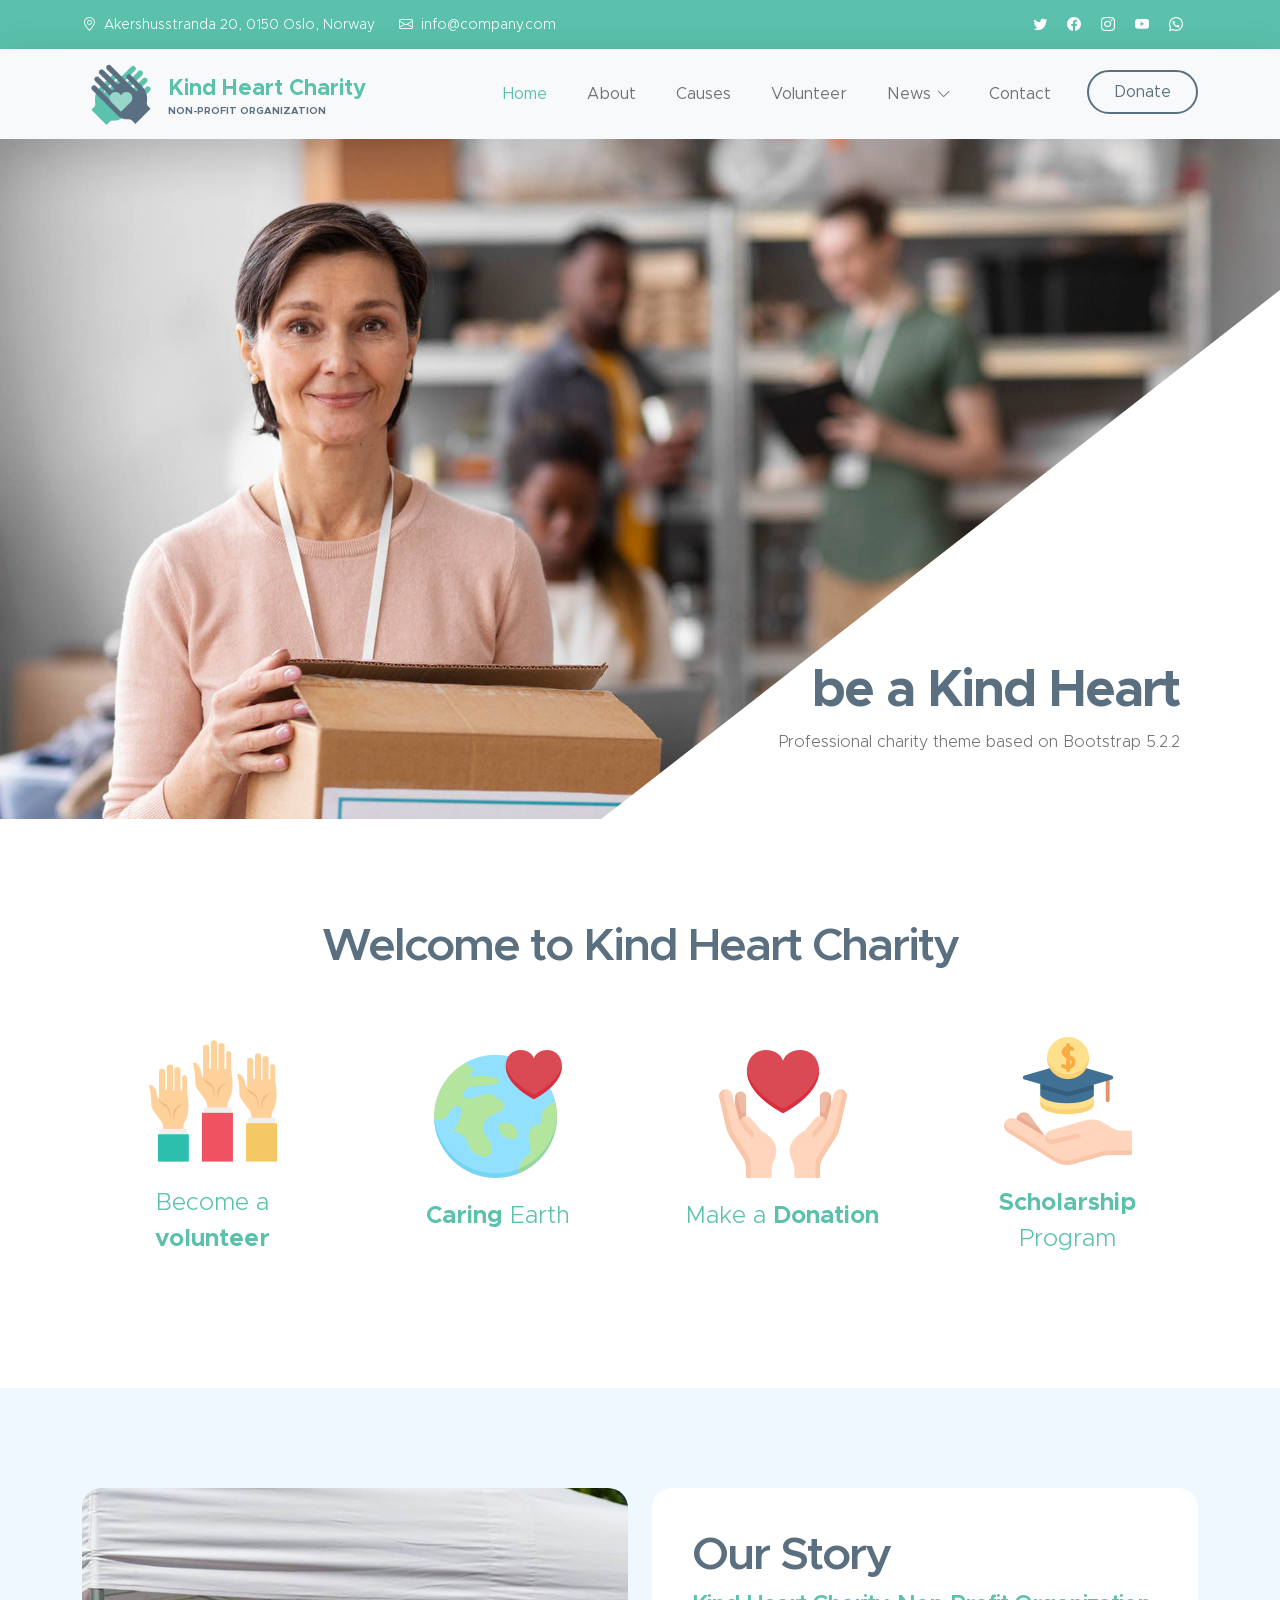
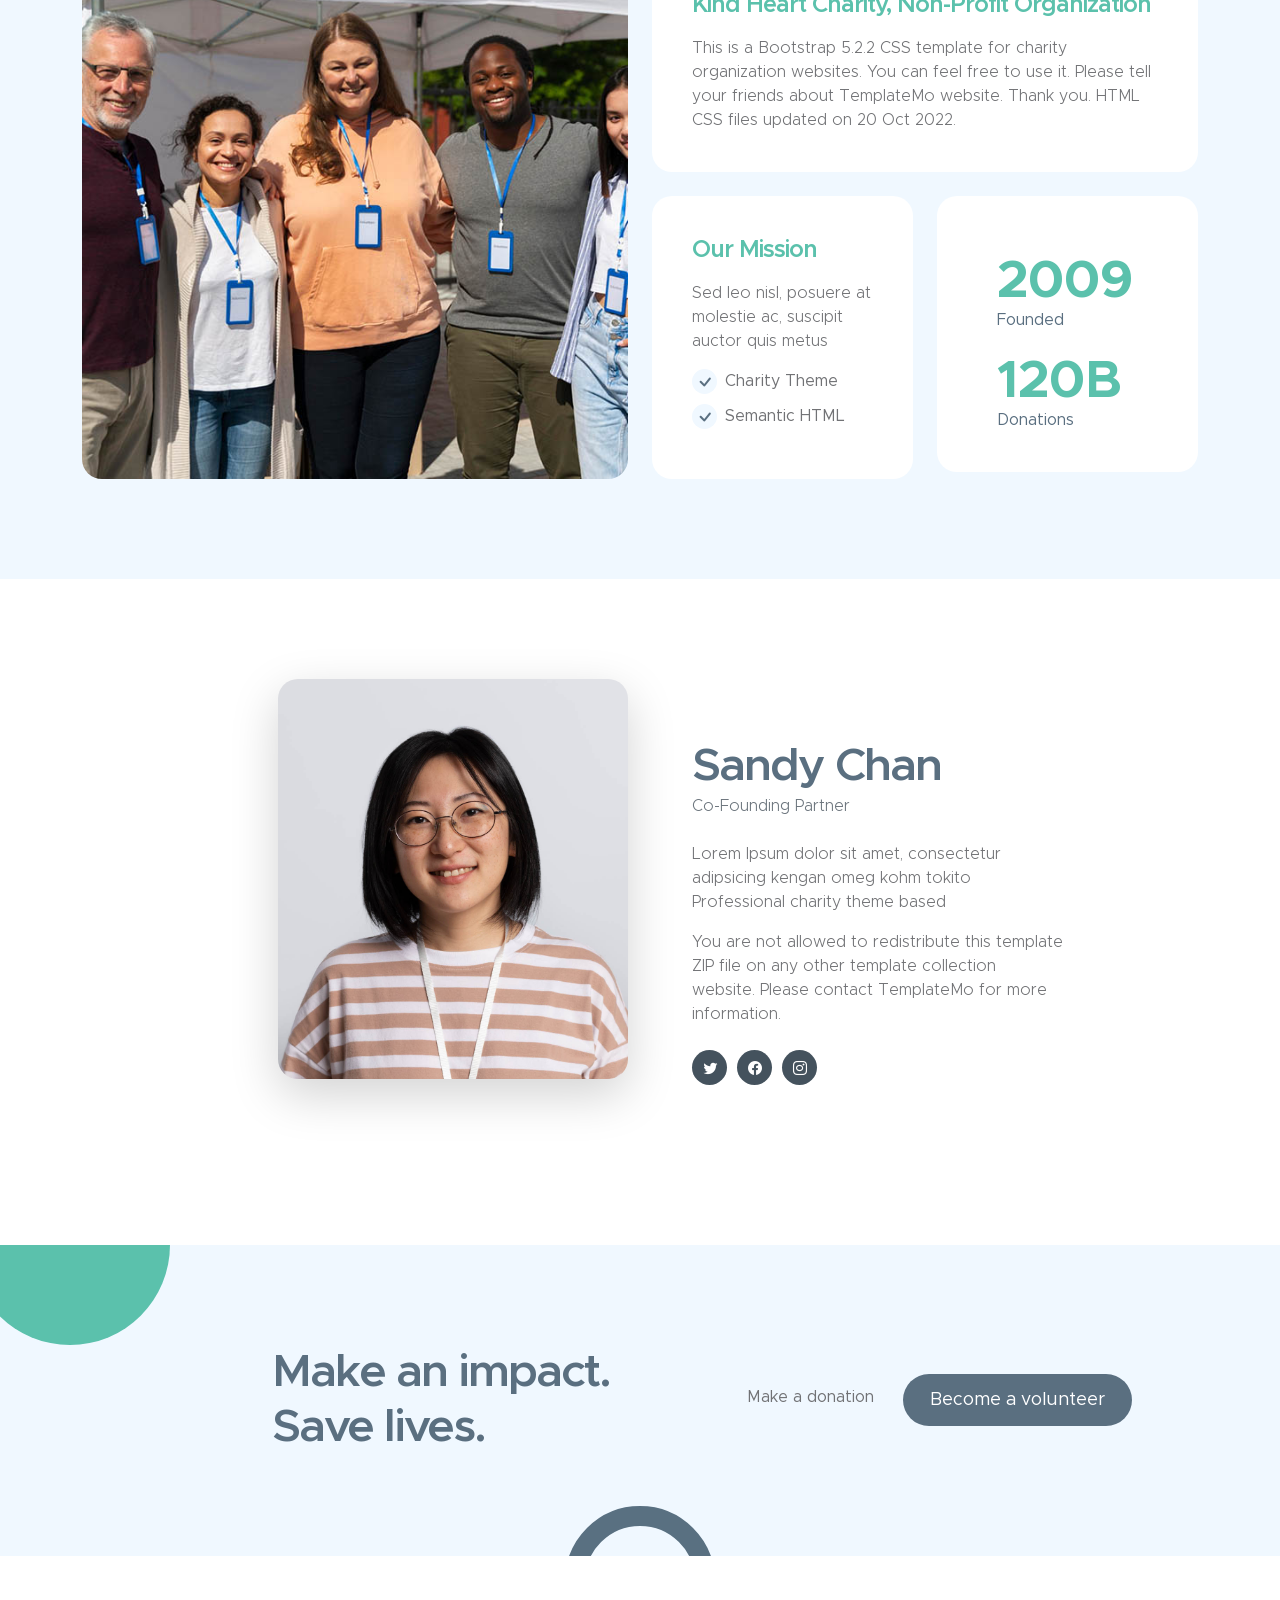
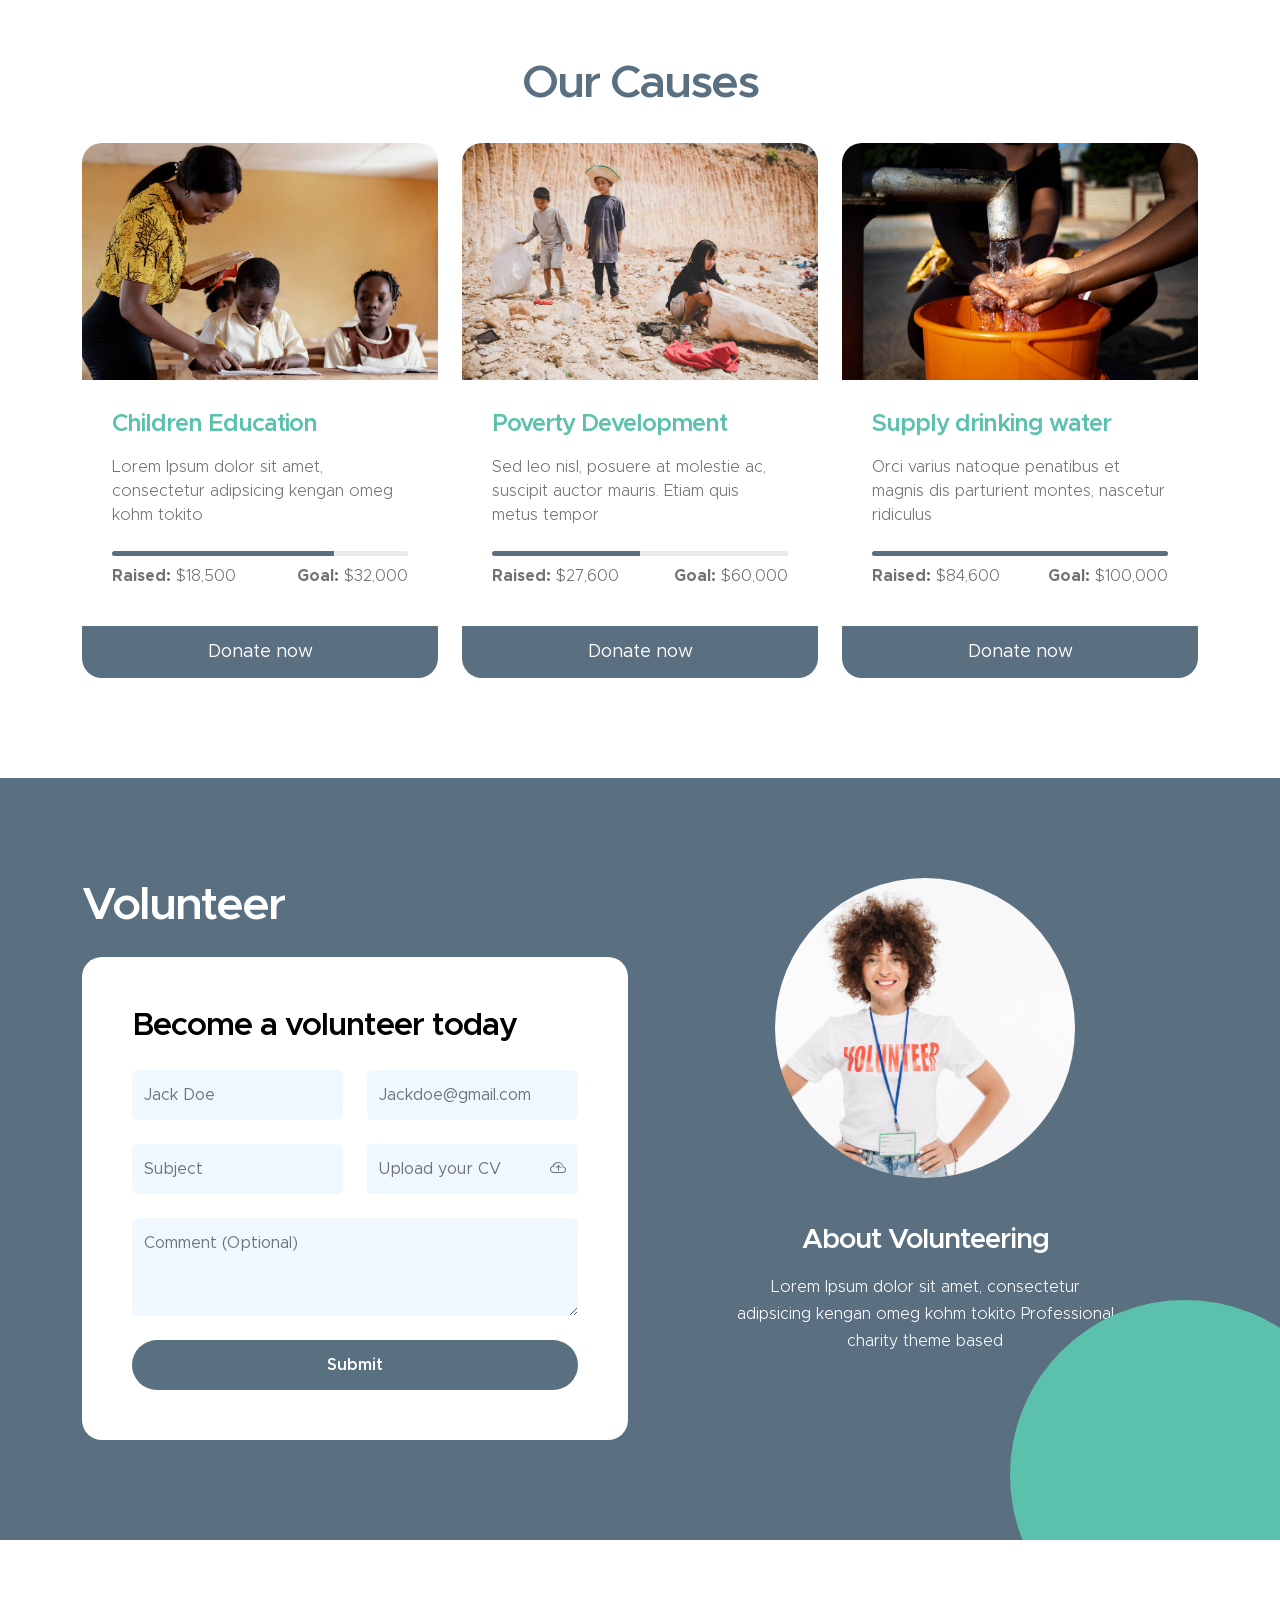
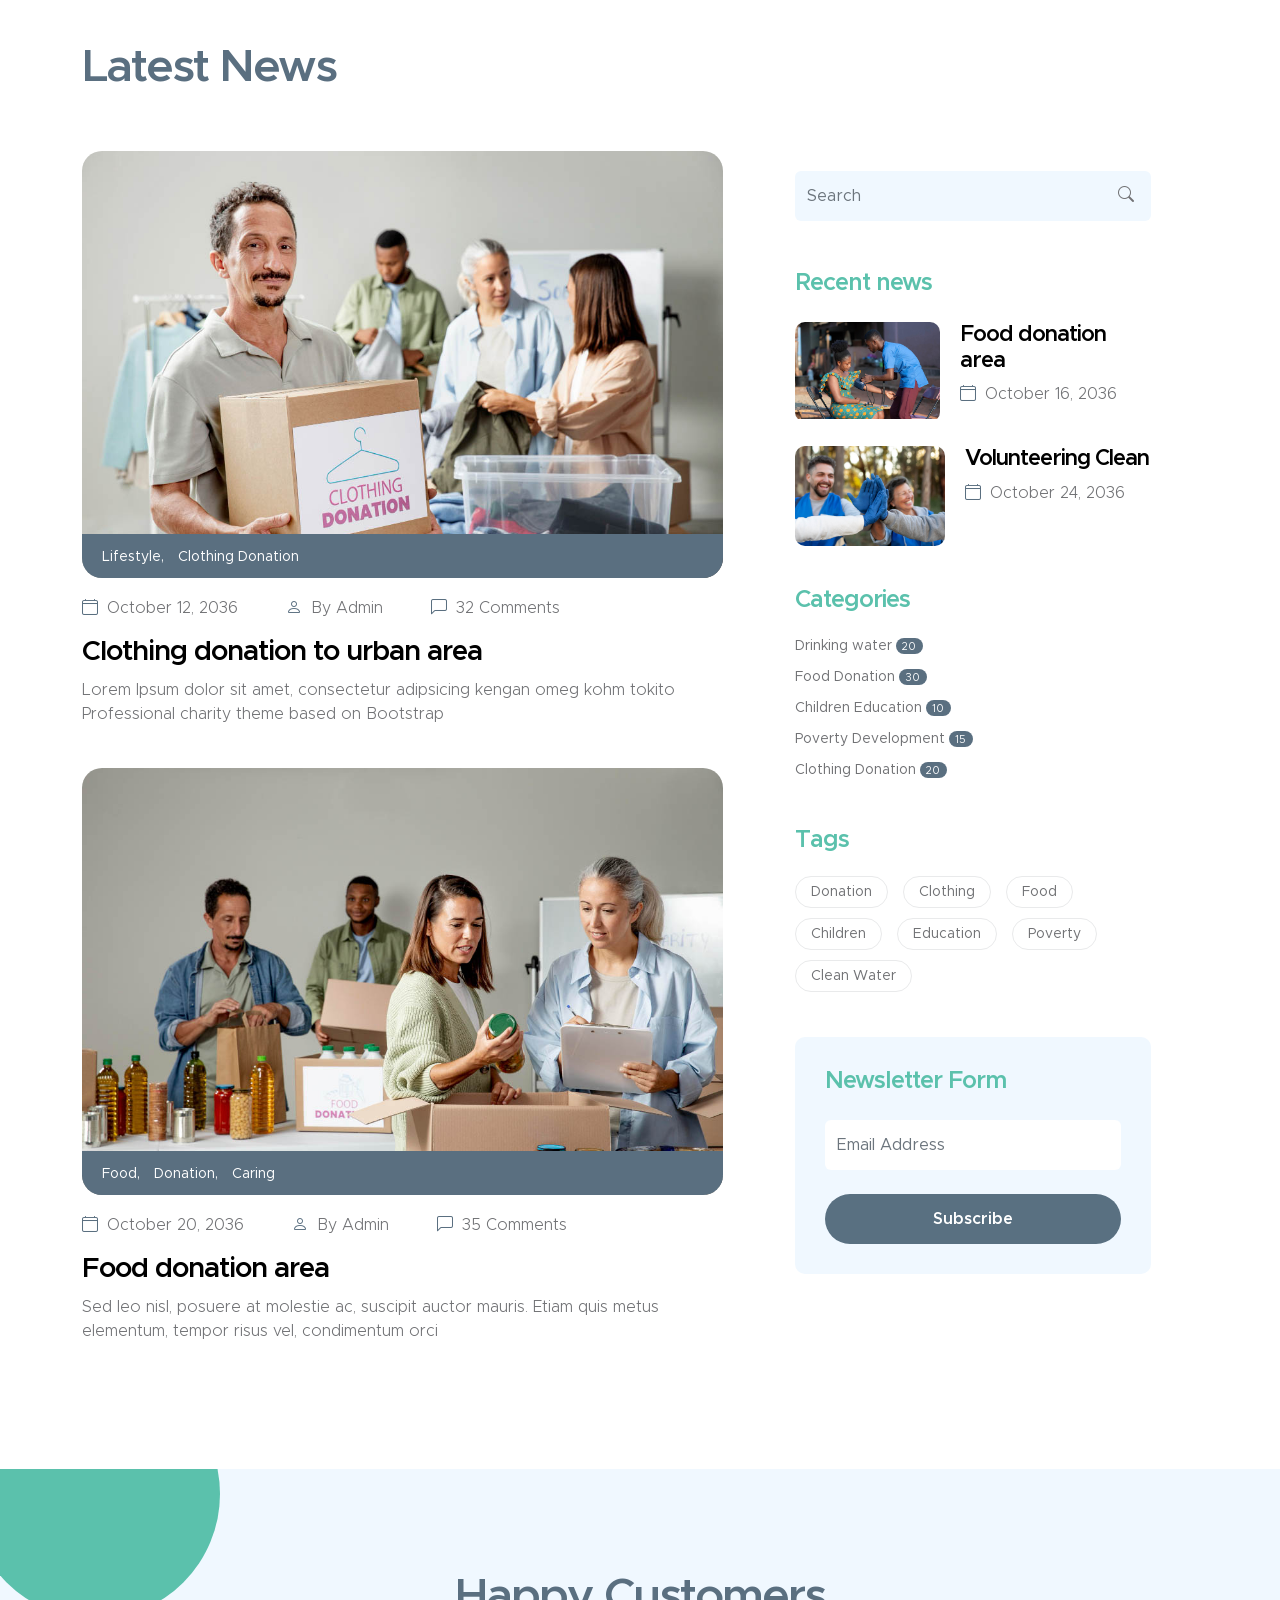
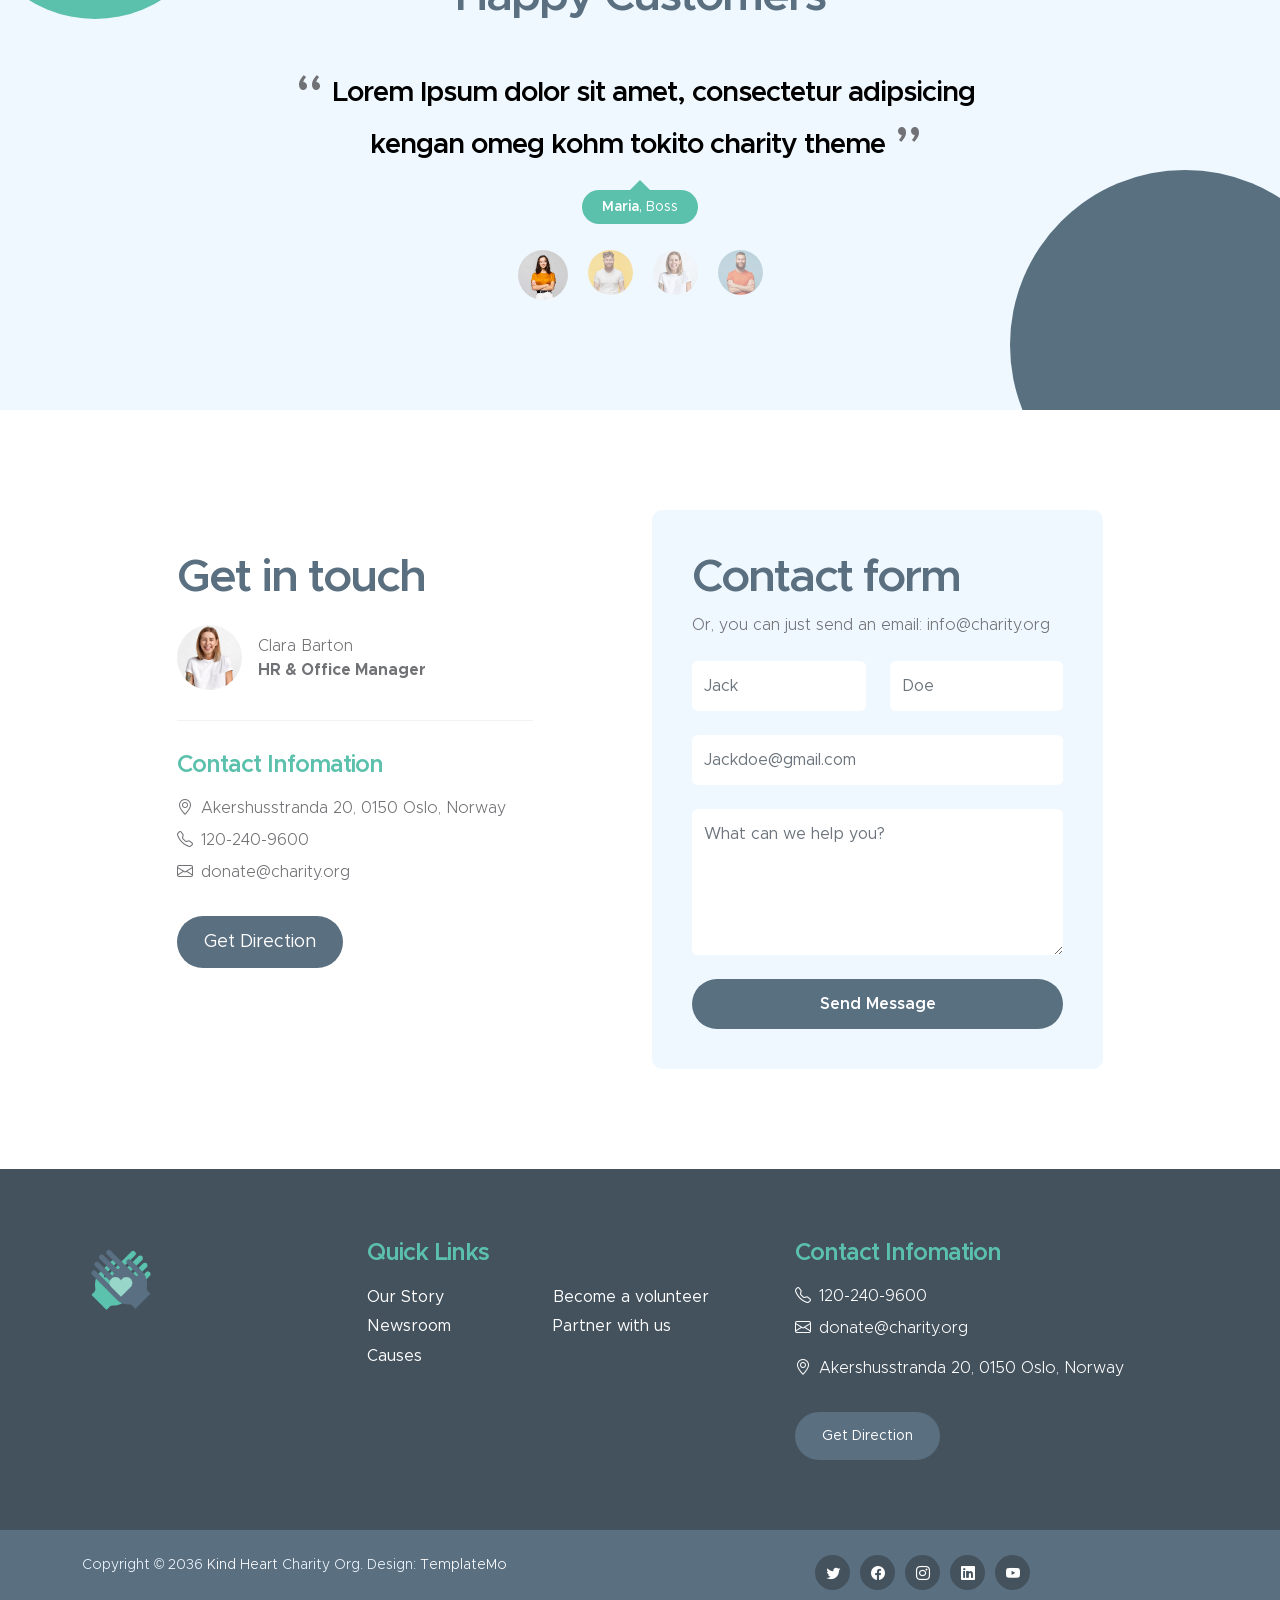
<file: One For All Charity/index.html>
<!doctype html>
<html lang="en">
    <head>
        <meta charset="utf-8">
        <meta name="viewport" content="width=device-width, initial-scale=1">

        <meta name="description" content="">
        <meta name="author" content="">

        <title>Kind Heart Charity - Free Bootstrap 5.2.2 CSS Template</title>

        <!-- CSS FILES -->        
        <link href="css/bootstrap.min.css" rel="stylesheet">

        <link href="css/bootstrap-icons.css" rel="stylesheet">

        <link href="css/templatemo-kind-heart-charity.css" rel="stylesheet">
<!--

TemplateMo 581 Kind Heart Charity

https://templatemo.com/tm-581-kind-heart-charity

-->

    </head>
    
    <body id="section_1">

        <header class="site-header">
            <div class="container">
                <div class="row">
                    
                    <div class="col-lg-8 col-12 d-flex flex-wrap">
                        <p class="d-flex me-4 mb-0">
                            <i class="bi-geo-alt me-2"></i>
                            Akershusstranda 20, 0150 Oslo, Norway
                        </p>

                        <p class="d-flex mb-0">
                            <i class="bi-envelope me-2"></i>

                            <a href="mailto:info@company.com">
                                info@company.com
                            </a>
                        </p>
                    </div>

                    <div class="col-lg-3 col-12 ms-auto d-lg-block d-none">
                        <ul class="social-icon">
                            <li class="social-icon-item">
                                <a href="#" class="social-icon-link bi-twitter"></a>
                            </li>

                            <li class="social-icon-item">
                                <a href="#" class="social-icon-link bi-facebook"></a>
                            </li>

                            <li class="social-icon-item">
                                <a href="#" class="social-icon-link bi-instagram"></a>
                            </li>

                            <li class="social-icon-item">
                                <a href="#" class="social-icon-link bi-youtube"></a>
                            </li>

                            <li class="social-icon-item">
                                <a href="#" class="social-icon-link bi-whatsapp"></a>
                            </li>
                        </ul>
                    </div>

                </div>
            </div>
        </header>

        <nav class="navbar navbar-expand-lg bg-light shadow-lg">
            <div class="container">
                <a class="navbar-brand" href="index.html">
                    <img src="images/logo.png" class="logo img-fluid" alt="Kind Heart Charity">
                    <span>
                        Kind Heart Charity
                        <small>Non-profit Organization</small>
                    </span>
                </a>

                <button class="navbar-toggler" type="button" data-bs-toggle="collapse" data-bs-target="#navbarNav" aria-controls="navbarNav" aria-expanded="false" aria-label="Toggle navigation">
                    <span class="navbar-toggler-icon"></span>
                </button>

                <div class="collapse navbar-collapse" id="navbarNav">
                    <ul class="navbar-nav ms-auto">
                        <li class="nav-item">
                            <a class="nav-link click-scroll" href="#top">Home</a>
                        </li>

                        <li class="nav-item">
                            <a class="nav-link click-scroll" href="#section_2">About</a>
                        </li>

                        <li class="nav-item">
                            <a class="nav-link click-scroll" href="#section_3">Causes</a>
                        </li>

                        <li class="nav-item">
                            <a class="nav-link click-scroll" href="#section_4">Volunteer</a>
                        </li>

                        <li class="nav-item dropdown">
                            <a class="nav-link click-scroll dropdown-toggle" href="#section_5" id="navbarLightDropdownMenuLink" role="button" data-bs-toggle="dropdown" aria-expanded="false">News</a>

                            <ul class="dropdown-menu dropdown-menu-light" aria-labelledby="navbarLightDropdownMenuLink">
                                <li><a class="dropdown-item" href="news.html">News Listing</a></li>

                                <li><a class="dropdown-item" href="news-detail.html">News Detail</a></li>
                            </ul>
                        </li>

                        <li class="nav-item">
                            <a class="nav-link click-scroll" href="#section_6">Contact</a>
                        </li>

                        <li class="nav-item ms-3">
                            <a class="nav-link custom-btn custom-border-btn btn" href="donate.html">Donate</a>
                        </li>
                    </ul>
                </div>
            </div>
        </nav>

        <main>

            <section class="hero-section hero-section-full-height">
                <div class="container-fluid">
                    <div class="row">

                        <div class="col-lg-12 col-12 p-0">
                            <div id="hero-slide" class="carousel carousel-fade slide" data-bs-ride="carousel">
                                <div class="carousel-inner">
                                    <div class="carousel-item active">
                                        <img src="images/slide/volunteer-helping-with-donation-box.jpg" class="carousel-image img-fluid" alt="...">
                                        
                                        <div class="carousel-caption d-flex flex-column justify-content-end">
                                            <h1>be a Kind Heart</h1>
                                            
                                            <p>Professional charity theme based on Bootstrap 5.2.2</p>
                                        </div>
                                    </div>

                                    <div class="carousel-item">
                                        <img src="images/slide/volunteer-selecting-organizing-clothes-donations-charity.jpg" class="carousel-image img-fluid" alt="...">
                                        
                                        <div class="carousel-caption d-flex flex-column justify-content-end">
                                            <h1>Non-profit</h1>
                                            
                                            <p>You can support us to grow more</p>
                                        </div>
                                    </div>

                                    <div class="carousel-item">
                                        <img src="images/slide/medium-shot-people-collecting-donations.jpg" class="carousel-image img-fluid" alt="...">
                                        
                                        <div class="carousel-caption d-flex flex-column justify-content-end">
                                            <h1>Humanity</h1>
                                            
                                            <p>Please tell your friends about our website</p>
                                        </div>
                                    </div>
                                </div>

                                <button class="carousel-control-prev" type="button" data-bs-target="#hero-slide" data-bs-slide="prev">
                                    <span class="carousel-control-prev-icon" aria-hidden="true"></span>
                                    <span class="visually-hidden">Previous</span>
                                </button>

                                <button class="carousel-control-next" type="button" data-bs-target="#hero-slide" data-bs-slide="next">
                                    <span class="carousel-control-next-icon" aria-hidden="true"></span>
                                    <span class="visually-hidden">Next</span>
                                </button>
                            </div>
                        </div>

                    </div>
                </div>
            </section>


            <section class="section-padding">
                <div class="container">
                    <div class="row">

                        <div class="col-lg-10 col-12 text-center mx-auto">
                            <h2 class="mb-5">Welcome to Kind Heart Charity</h2>
                        </div>

                        <div class="col-lg-3 col-md-6 col-12 mb-4 mb-lg-0">
                            <div class="featured-block d-flex justify-content-center align-items-center">
                                <a href="donate.html" class="d-block">
                                    <img src="images/icons/hands.png" class="featured-block-image img-fluid" alt="">

                                    <p class="featured-block-text">Become a <strong>volunteer</strong></p>
                                </a>
                            </div>
                        </div>

                        <div class="col-lg-3 col-md-6 col-12 mb-4 mb-lg-0 mb-md-4">
                            <div class="featured-block d-flex justify-content-center align-items-center">
                                <a href="donate.html" class="d-block">
                                    <img src="images/icons/heart.png" class="featured-block-image img-fluid" alt="">

                                    <p class="featured-block-text"><strong>Caring</strong> Earth</p>
                                </a>
                            </div>
                        </div>

                        <div class="col-lg-3 col-md-6 col-12 mb-4 mb-lg-0 mb-md-4">
                            <div class="featured-block d-flex justify-content-center align-items-center">
                                <a href="donate.html" class="d-block">
                                    <img src="images/icons/receive.png" class="featured-block-image img-fluid" alt="">

                                    <p class="featured-block-text">Make a <strong>Donation</strong></p>
                                </a>
                            </div>
                        </div>

                        <div class="col-lg-3 col-md-6 col-12 mb-4 mb-lg-0">
                            <div class="featured-block d-flex justify-content-center align-items-center">
                                <a href="donate.html" class="d-block">
                                    <img src="images/icons/scholarship.png" class="featured-block-image img-fluid" alt="">

                                    <p class="featured-block-text"><strong>Scholarship</strong> Program</p>
                                </a>
                            </div>
                        </div>

                    </div>
                </div>
            </section>

            <section class="section-padding section-bg" id="section_2">
                <div class="container">
                    <div class="row">

                        <div class="col-lg-6 col-12 mb-5 mb-lg-0">
                            <img src="images/group-people-volunteering-foodbank-poor-people.jpg" class="custom-text-box-image img-fluid" alt="">
                        </div>

                        <div class="col-lg-6 col-12">
                            <div class="custom-text-box">
                                <h2 class="mb-2">Our Story</h2>

                                <h5 class="mb-3">Kind Heart Charity, Non-Profit Organization</h5>

                                <p class="mb-0">This is a Bootstrap 5.2.2 CSS template for charity organization websites. You can feel free to use it. Please tell your friends about TemplateMo website. Thank you. HTML CSS files updated on 20 Oct 2022.</p>
                            </div>
                            
                            <div class="row">
                                <div class="col-lg-6 col-md-6 col-12">
                                    <div class="custom-text-box mb-lg-0">
                                        <h5 class="mb-3">Our Mission</h5>

                                        <p>Sed leo nisl, posuere at molestie ac, suscipit auctor quis metus</p>

                                        <ul class="custom-list mt-2">
                                            <li class="custom-list-item d-flex">
                                                <i class="bi-check custom-text-box-icon me-2"></i>
                                                Charity Theme
                                            </li>

                                            <li class="custom-list-item d-flex">
                                                <i class="bi-check custom-text-box-icon me-2"></i>
                                                Semantic HTML
                                            </li>
                                        </ul>
                                    </div>
                                </div>

                                <div class="col-lg-6 col-md-6 col-12">
                                    <div class="custom-text-box d-flex flex-wrap d-lg-block mb-lg-0">
                                        <div class="counter-thumb"> 
                                            <div class="d-flex">
                                                <span class="counter-number" data-from="1" data-to="2009" data-speed="1000"></span>
                                                <span class="counter-number-text"></span>
                                            </div>

                                            <span class="counter-text">Founded</span>
                                        </div> 

                                        <div class="counter-thumb mt-4"> 
                                            <div class="d-flex">
                                                <span class="counter-number" data-from="1" data-to="120" data-speed="1000"></span>
                                                <span class="counter-number-text">B</span>
                                            </div>

                                            <span class="counter-text">Donations</span>
                                        </div> 
                                    </div>
                                </div>
                            </div>
                        </div>

                    </div>
                </div>
            </section>


            <section class="about-section section-padding">
                <div class="container">
                    <div class="row">

                        <div class="col-lg-6 col-md-5 col-12">
                            <img src="images/portrait-volunteer-who-organized-donations-charity.jpg" class="about-image ms-lg-auto bg-light shadow-lg img-fluid" alt="">
                        </div>

                        <div class="col-lg-5 col-md-7 col-12">
                            <div class="custom-text-block">
                                <h2 class="mb-0">Sandy Chan</h2>

                                <p class="text-muted mb-lg-4 mb-md-4">Co-Founding Partner</p>

                                <p>Lorem Ipsum dolor sit amet, consectetur adipsicing kengan omeg kohm tokito Professional charity theme based</p>

                                <p>You are not allowed to redistribute this template ZIP file on any other template collection website. Please contact TemplateMo for more information.</p>

                                <ul class="social-icon mt-4">
                                    <li class="social-icon-item">
                                        <a href="#" class="social-icon-link bi-twitter"></a>
                                    </li>

                                    <li class="social-icon-item">
                                        <a href="#" class="social-icon-link bi-facebook"></a>
                                    </li>

                                    <li class="social-icon-item">
                                        <a href="#" class="social-icon-link bi-instagram"></a>
                                    </li>
                                </ul>
                            </div>
                        </div>

                    </div>
                </div>
            </section>

            <section class="cta-section section-padding section-bg">
                <div class="container">
                    <div class="row justify-content-center align-items-center">

                        <div class="col-lg-5 col-12 ms-auto">
                            <h2 class="mb-0">Make an impact. <br> Save lives.</h2>
                        </div>

                        <div class="col-lg-5 col-12">
                            <a href="#" class="me-4">Make a donation</a>

                            <a href="#section_4" class="custom-btn btn smoothscroll">Become a volunteer</a>
                        </div>

                    </div>
                </div>
            </section>


            <section class="section-padding" id="section_3">
                <div class="container">
                    <div class="row">

                        <div class="col-lg-12 col-12 text-center mb-4">
                            <h2>Our Causes</h2>
                        </div>

                        <div class="col-lg-4 col-md-6 col-12 mb-4 mb-lg-0">
                            <div class="custom-block-wrap">
                                <img src="images/causes/group-african-kids-paying-attention-class.jpg" class="custom-block-image img-fluid" alt="">

                                <div class="custom-block">
                                    <div class="custom-block-body">
                                        <h5 class="mb-3">Children Education</h5>

                                        <p>Lorem Ipsum dolor sit amet, consectetur adipsicing kengan omeg kohm tokito</p>

                                        <div class="progress mt-4">
                                            <div class="progress-bar w-75" role="progressbar" aria-valuenow="75" aria-valuemin="0" aria-valuemax="100"></div>
                                        </div>

                                        <div class="d-flex align-items-center my-2">
                                            <p class="mb-0">
                                                <strong>Raised:</strong>
                                                $18,500
                                            </p>

                                            <p class="ms-auto mb-0">
                                                <strong>Goal:</strong>
                                                $32,000
                                            </p>
                                        </div>
                                    </div>

                                    <a href="donate.html" class="custom-btn btn">Donate now</a>
                                </div>
                            </div>
                        </div>

                        <div class="col-lg-4 col-md-6 col-12 mb-4 mb-lg-0">
                            <div class="custom-block-wrap">
                                <img src="images/causes/poor-child-landfill-looks-forward-with-hope.jpg" class="custom-block-image img-fluid" alt="">

                                <div class="custom-block">
                                    <div class="custom-block-body">
                                        <h5 class="mb-3">Poverty Development</h5>

                                        <p>Sed leo nisl, posuere at molestie ac, suscipit auctor mauris. Etiam quis metus tempor</p>

                                        <div class="progress mt-4">
                                            <div class="progress-bar w-50" role="progressbar" aria-valuenow="50" aria-valuemin="0" aria-valuemax="100"></div>
                                        </div>

                                        <div class="d-flex align-items-center my-2">
                                            <p class="mb-0">
                                                <strong>Raised:</strong>
                                                $27,600
                                            </p>

                                            <p class="ms-auto mb-0">
                                                <strong>Goal:</strong>
                                                $60,000
                                            </p>
                                        </div>
                                    </div>

                                    <a href="donate.html" class="custom-btn btn">Donate now</a>
                                </div>
                            </div>
                        </div>

                        <div class="col-lg-4 col-md-6 col-12">
                            <div class="custom-block-wrap">
                                <img src="images/causes/african-woman-pouring-water-recipient-outdoors.jpg" class="custom-block-image img-fluid" alt="">

                                <div class="custom-block">
                                    <div class="custom-block-body">
                                        <h5 class="mb-3">Supply drinking water</h5>

                                        <p>Orci varius natoque penatibus et magnis dis parturient montes, nascetur ridiculus</p>

                                        <div class="progress mt-4">
                                            <div class="progress-bar w-100" role="progressbar" aria-valuenow="100" aria-valuemin="0" aria-valuemax="100"></div>
                                        </div>

                                        <div class="d-flex align-items-center my-2">
                                            <p class="mb-0">
                                                <strong>Raised:</strong>
                                                $84,600
                                            </p>

                                            <p class="ms-auto mb-0">
                                                <strong>Goal:</strong>
                                                $100,000
                                            </p>
                                        </div>
                                    </div>

                                    <a href="donate.html" class="custom-btn btn">Donate now</a>
                                </div>
                            </div>
                        </div>

                    </div>
                </div>
            </section>

            <section class="volunteer-section section-padding" id="section_4">
                <div class="container">
                    <div class="row">

                        <div class="col-lg-6 col-12">
                            <h2 class="text-white mb-4">Volunteer</h2>

                            <form class="custom-form volunteer-form mb-5 mb-lg-0" action="#" method="post" role="form">
                                <h3 class="mb-4">Become a volunteer today</h3>

                                <div class="row">
                                    <div class="col-lg-6 col-12">
                                        <input type="text" name="volunteer-name" id="volunteer-name" class="form-control" placeholder="Jack Doe" required>
                                    </div>

                                    <div class="col-lg-6 col-12">    
                                        <input type="email" name="volunteer-email" id="volunteer-email" pattern="[^ @]*@[^ @]*" class="form-control" placeholder="Jackdoe@gmail.com" required>
                                    </div>

                                    <div class="col-lg-6 col-12">
                                        <input type="text" name="volunteer-subject" id="volunteer-subject" class="form-control" placeholder="Subject" required>
                                    </div>

                                    <div class="col-lg-6 col-12">
                                        <div class="input-group input-group-file">
                                            <input type="file" class="form-control" id="inputGroupFile02">
                                            
                                            <label class="input-group-text" for="inputGroupFile02">Upload your CV</label>

                                            <i class="bi-cloud-arrow-up ms-auto"></i>
                                        </div>
                                    </div>
                                </div>

                                <textarea name="volunteer-message" rows="3" class="form-control" id="volunteer-message" placeholder="Comment (Optional)"></textarea>

                                <button type="submit" class="form-control">Submit</button>
                            </form>
                        </div>

                        <div class="col-lg-6 col-12">
                            <img src="images/smiling-casual-woman-dressed-volunteer-t-shirt-with-badge.jpg" class="volunteer-image img-fluid" alt="">

                            <div class="custom-block-body text-center">
                                <h4 class="text-white mt-lg-3 mb-lg-3">About Volunteering</h4>

                                <p class="text-white">Lorem Ipsum dolor sit amet, consectetur adipsicing kengan omeg kohm tokito Professional charity theme based</p>
                            </div>
                        </div>

                    </div>
                </div>
            </section>

            <section class="news-section section-padding" id="section_5">
                <div class="container">
                    <div class="row">

                        <div class="col-lg-12 col-12 mb-5">
                            <h2>Latest News</h2>
                        </div>

                        <div class="col-lg-7 col-12">
                            <div class="news-block">
                                <div class="news-block-top">
                                    <a href="news-detail.html">
                                        <img src="images/news/medium-shot-volunteers-with-clothing-donations.jpg" class="news-image img-fluid" alt="">
                                    </a>

                                    <div class="news-category-block">
                                        <a href="#" class="category-block-link">
                                            Lifestyle,
                                        </a>

                                        <a href="#" class="category-block-link">
                                            Clothing Donation
                                        </a>
                                    </div>
                                </div>

                                <div class="news-block-info">
                                    <div class="d-flex mt-2">
                                        <div class="news-block-date">
                                            <p>
                                                <i class="bi-calendar4 custom-icon me-1"></i>
                                                October 12, 2036
                                            </p>
                                        </div>

                                        <div class="news-block-author mx-5">
                                            <p>
                                                <i class="bi-person custom-icon me-1"></i>
                                                By Admin
                                            </p>
                                        </div>

                                        <div class="news-block-comment">
                                            <p>
                                                <i class="bi-chat-left custom-icon me-1"></i>
                                                32 Comments
                                            </p>
                                        </div>
                                    </div>

                                    <div class="news-block-title mb-2">
                                        <h4><a href="news-detail.html" class="news-block-title-link">Clothing donation to urban area</a></h4>
                                    </div>

                                    <div class="news-block-body">
                                        <p>Lorem Ipsum dolor sit amet, consectetur adipsicing kengan omeg kohm tokito Professional charity theme based on Bootstrap</p>
                                    </div>
                                </div>
                            </div>

                            <div class="news-block mt-3">
                                <div class="news-block-top">
                                    <a href="news-detail.html">
                                        <img src="images/news/medium-shot-people-collecting-foodstuff.jpg" class="news-image img-fluid" alt="">
                                    </a>

                                    <div class="news-category-block">
                                        <a href="#" class="category-block-link">
                                            Food,
                                        </a>

                                        <a href="#" class="category-block-link">
                                            Donation,
                                        </a>

                                        <a href="#" class="category-block-link">
                                            Caring
                                        </a>
                                    </div>
                                </div>

                                <div class="news-block-info">
                                    <div class="d-flex mt-2">
                                        <div class="news-block-date">
                                            <p>
                                                <i class="bi-calendar4 custom-icon me-1"></i>
                                                October 20, 2036
                                            </p>
                                        </div>

                                        <div class="news-block-author mx-5">
                                            <p>
                                                <i class="bi-person custom-icon me-1"></i>
                                                By Admin
                                            </p>
                                        </div>

                                        <div class="news-block-comment">
                                            <p>
                                                <i class="bi-chat-left custom-icon me-1"></i>
                                                35 Comments
                                            </p>
                                        </div>
                                    </div>

                                    <div class="news-block-title mb-2">
                                        <h4><a href="news-detail.html" class="news-block-title-link">Food donation area</a></h4>
                                    </div>

                                    <div class="news-block-body">
                                        <p>Sed leo nisl, posuere at molestie ac, suscipit auctor mauris. Etiam quis metus elementum, tempor risus vel, condimentum orci</p>
                                    </div>
                                </div>
                            </div>
                        </div>

                        <div class="col-lg-4 col-12 mx-auto">
                            <form class="custom-form search-form" action="#" method="get" role="form">
                                <input name="search" type="search" class="form-control" id="search" placeholder="Search" aria-label="Search">

                                <button type="submit" class="form-control">
                                    <i class="bi-search"></i>
                                </button>
                            </form>

                            <h5 class="mt-5 mb-3">Recent news</h5>

                            <div class="news-block news-block-two-col d-flex mt-4">
                                <div class="news-block-two-col-image-wrap">
                                    <a href="news-detail.html">
                                        <img src="images/news/africa-humanitarian-aid-doctor.jpg" class="news-image img-fluid" alt="">
                                    </a>
                                </div>

                                <div class="news-block-two-col-info">
                                    <div class="news-block-title mb-2">
                                        <h6><a href="news-detail.html" class="news-block-title-link">Food donation area</a></h6>
                                    </div>

                                    <div class="news-block-date">
                                        <p>
                                            <i class="bi-calendar4 custom-icon me-1"></i>
                                            October 16, 2036
                                        </p>
                                    </div>
                                </div>
                            </div>

                            <div class="news-block news-block-two-col d-flex mt-4">
                                <div class="news-block-two-col-image-wrap">
                                    <a href="news-detail.html">
                                        <img src="images/news/close-up-happy-people-working-together.jpg" class="news-image img-fluid" alt="">
                                    </a>
                                </div>

                                <div class="news-block-two-col-info">
                                    <div class="news-block-title mb-2">
                                        <h6><a href="news-detail.html" class="news-block-title-link">Volunteering Clean</a></h6>
                                    </div>

                                    <div class="news-block-date">
                                        <p>
                                            <i class="bi-calendar4 custom-icon me-1"></i>
                                            October 24, 2036
                                        </p>
                                    </div>
                                </div>
                            </div>

                            <div class="category-block d-flex flex-column">
                                <h5 class="mb-3">Categories</h5>

                                <a href="#" class="category-block-link">
                                    Drinking water
                                    <span class="badge">20</span>
                                </a>

                                <a href="#" class="category-block-link">
                                    Food Donation
                                    <span class="badge">30</span>
                                </a>

                                <a href="#" class="category-block-link">
                                    Children Education
                                    <span class="badge">10</span>
                                </a>

                                <a href="#" class="category-block-link">
                                    Poverty Development
                                    <span class="badge">15</span>
                                </a>

                                <a href="#" class="category-block-link">
                                    Clothing Donation
                                    <span class="badge">20</span>
                                </a>
                            </div>

                            <div class="tags-block">
                                <h5 class="mb-3">Tags</h5>

                                <a href="#" class="tags-block-link">
                                    Donation
                                </a>

                                <a href="#" class="tags-block-link">
                                    Clothing
                                </a>

                                <a href="#" class="tags-block-link">
                                    Food
                                </a>

                                <a href="#" class="tags-block-link">
                                    Children
                                </a>

                                <a href="#" class="tags-block-link">
                                    Education
                                </a>

                                <a href="#" class="tags-block-link">
                                    Poverty
                                </a>

                                <a href="#" class="tags-block-link">
                                    Clean Water
                                </a>
                            </div>

                            <form class="custom-form subscribe-form" action="#" method="get" role="form">
                                <h5 class="mb-4">Newsletter Form</h5>

                                <input type="email" name="subscribe-email" id="subscribe-email" pattern="[^ @]*@[^ @]*" class="form-control" placeholder="Email Address" required>

                                <div class="col-lg-12 col-12">
                                    <button type="submit" class="form-control">Subscribe</button>
                                </div>
                            </form>
                        </div>

                    </div>
                </div>
            </section>


            <section class="testimonial-section section-padding section-bg">
                <div class="container">
                    <div class="row">

                        <div class="col-lg-8 col-12 mx-auto">
                            <h2 class="mb-lg-3">Happy Customers</h2>
                            
                                <div id="testimonial-carousel" class="carousel carousel-fade slide" data-bs-ride="carousel">

                                    <div class="carousel-inner">
                                        <div class="carousel-item active">
                                           <div class="carousel-caption">
                                                <h4 class="carousel-title">Lorem Ipsum dolor sit amet, consectetur adipsicing kengan omeg kohm tokito charity theme</h4>

                                                <small class="carousel-name"><span class="carousel-name-title">Maria</span>, Boss</small>
                                           </div>
                                        </div>

                                        <div class="carousel-item">
                                            <div class="carousel-caption">
                                                <h4 class="carousel-title">Sed leo nisl, posuere at molestie ac, suscipit auctor mauris quis metus tempor orci</h4>

                                                <small class="carousel-name"><span class="carousel-name-title">Thomas</span>, Partner</small>
                                            </div>
                                        </div>

                                        <div class="carousel-item">
                                            <div class="carousel-caption">
                                                <h4 class="carousel-title">Lorem Ipsum dolor sit amet, consectetur adipsicing kengan omeg kohm tokito charity theme</h4>

                                                <small class="carousel-name"><span class="carousel-name-title">Jane</span>, Advisor</small>
                                            </div>
                                        </div>

                                        <div class="carousel-item">
                                            <div class="carousel-caption">
                                                <h4 class="carousel-title">Sed leo nisl, posuere at molestie ac, suscipit auctor mauris quis metus tempor orci</h4>

                                                <small class="carousel-name"><span class="carousel-name-title">Bob</span>, Entreprenuer</small>
                                           </div>
                                        </div>

                                          <ol class="carousel-indicators">
                                               <li data-bs-target="#testimonial-carousel" data-bs-slide-to="0" class="active">
                                                    <img src="images/avatar/portrait-beautiful-young-woman-standing-grey-wall.jpg" class="img-fluid rounded-circle avatar-image" alt="avatar">
                                               </li>

                                               <li data-bs-target="#testimonial-carousel" data-bs-slide-to="1" class="">
                                                    <img src="images/avatar/portrait-young-redhead-bearded-male.jpg" class="img-fluid rounded-circle avatar-image" alt="avatar">
                                               </li>

                                               <li data-bs-target="#testimonial-carousel" data-bs-slide-to="2" class="">
                                                    <img src="images/avatar/pretty-blonde-woman-wearing-white-t-shirt.jpg" class="img-fluid rounded-circle avatar-image" alt="avatar">
                                               </li>

                                               <li data-bs-target="#testimonial-carousel" data-bs-slide-to="3" class="">
                                                    <img src="images/avatar/studio-portrait-emotional-happy-funny.jpg" class="img-fluid rounded-circle avatar-image" alt="avatar">
                                               </li>
                                          </ol>

                                 </div>
                            </div>
                        </div>

                    </div>
                </div>
            </section>


            <section class="contact-section section-padding" id="section_6">
                <div class="container">
                    <div class="row">

                        <div class="col-lg-4 col-12 ms-auto mb-5 mb-lg-0">
                            <div class="contact-info-wrap">
                                <h2>Get in touch</h2>

                                <div class="contact-image-wrap d-flex flex-wrap">
                                    <img src="images/avatar/pretty-blonde-woman-wearing-white-t-shirt.jpg" class="img-fluid avatar-image" alt="">

                                    <div class="d-flex flex-column justify-content-center ms-3">
                                        <p class="mb-0">Clara Barton</p>
                                        <p class="mb-0"><strong>HR & Office Manager</strong></p>
                                    </div>
                                </div>

                                <div class="contact-info">
                                    <h5 class="mb-3">Contact Infomation</h5>

                                    <p class="d-flex mb-2">
                                        <i class="bi-geo-alt me-2"></i>
                                        Akershusstranda 20, 0150 Oslo, Norway
                                    </p>

                                    <p class="d-flex mb-2">
                                        <i class="bi-telephone me-2"></i>

                                        <a href="tel: 120-240-9600">
                                            120-240-9600
                                        </a>
                                    </p>

                                    <p class="d-flex">
                                        <i class="bi-envelope me-2"></i>

                                        <a href="mailto:info@yourgmail.com">
                                            donate@charity.org
                                        </a>
                                    </p>

                                    <a href="#" class="custom-btn btn mt-3">Get Direction</a>
                                </div>
                            </div>
                        </div>

                        <div class="col-lg-5 col-12 mx-auto">
                            <form class="custom-form contact-form" action="#" method="post" role="form">
                                <h2>Contact form</h2>

                                <p class="mb-4">Or, you can just send an email:
                                    <a href="#">info@charity.org</a>
                                </p>
                                <div class="row">
                                    <div class="col-lg-6 col-md-6 col-12">
                                        <input type="text" name="first-name" id="first-name" class="form-control" placeholder="Jack" required>
                                    </div>

                                    <div class="col-lg-6 col-md-6 col-12">
                                        <input type="text" name="last-name" id="last-name" class="form-control" placeholder="Doe" required>
                                    </div>
                                </div>

                                <input type="email" name="email" id="email" pattern="[^ @]*@[^ @]*" class="form-control" placeholder="Jackdoe@gmail.com" required>

                                <textarea name="message" rows="5" class="form-control" id="message" placeholder="What can we help you?"></textarea>

                                <button type="submit" class="form-control">Send Message</button>
                            </form>
                        </div>

                    </div>
                </div>
            </section>
        </main>

        <footer class="site-footer">
            <div class="container">
                <div class="row">
                    <div class="col-lg-3 col-12 mb-4">
                        <img src="images/logo.png" class="logo img-fluid" alt="">
                    </div>

                    <div class="col-lg-4 col-md-6 col-12 mb-4">
                        <h5 class="site-footer-title mb-3">Quick Links</h5>

                        <ul class="footer-menu">
                            <li class="footer-menu-item"><a href="#" class="footer-menu-link">Our Story</a></li>

                            <li class="footer-menu-item"><a href="#" class="footer-menu-link">Newsroom</a></li>

                            <li class="footer-menu-item"><a href="#" class="footer-menu-link">Causes</a></li>

                            <li class="footer-menu-item"><a href="#" class="footer-menu-link">Become a volunteer</a></li>

                            <li class="footer-menu-item"><a href="#" class="footer-menu-link">Partner with us</a></li>
                        </ul>
                    </div>

                    <div class="col-lg-4 col-md-6 col-12 mx-auto">
                        <h5 class="site-footer-title mb-3">Contact Infomation</h5>

                        <p class="text-white d-flex mb-2">
                            <i class="bi-telephone me-2"></i>

                            <a href="tel: 120-240-9600" class="site-footer-link">
                                120-240-9600
                            </a>
                        </p>

                        <p class="text-white d-flex">
                            <i class="bi-envelope me-2"></i>

                            <a href="mailto:info@yourgmail.com" class="site-footer-link">
                                donate@charity.org
                            </a>
                        </p>

                        <p class="text-white d-flex mt-3">
                            <i class="bi-geo-alt me-2"></i>
                            Akershusstranda 20, 0150 Oslo, Norway
                        </p>

                        <a href="#" class="custom-btn btn mt-3">Get Direction</a>
                    </div>
                </div>
            </div>

            <div class="site-footer-bottom">
                <div class="container">
                    <div class="row">

                        <div class="col-lg-6 col-md-7 col-12">
                            <p class="copyright-text mb-0">Copyright © 2036 <a href="#">Kind Heart</a> Charity Org.
                        	Design: <a href="https://templatemo.com" target="_blank">TemplateMo</a></p>
                        </div>
                        
                        <div class="col-lg-6 col-md-5 col-12 d-flex justify-content-center align-items-center mx-auto">
                            <ul class="social-icon">
                                <li class="social-icon-item">
                                    <a href="#" class="social-icon-link bi-twitter"></a>
                                </li>

                                <li class="social-icon-item">
                                    <a href="#" class="social-icon-link bi-facebook"></a>
                                </li>

                                <li class="social-icon-item">
                                    <a href="#" class="social-icon-link bi-instagram"></a>
                                </li>

                                <li class="social-icon-item">
                                    <a href="#" class="social-icon-link bi-linkedin"></a>
                                </li>

                                <li class="social-icon-item">
                                    <a href="https://youtube.com/templatemo" class="social-icon-link bi-youtube"></a>
                                </li>
                            </ul>
                        </div>
                        
                    </div>
                </div>
            </div>
        </footer>

        <!-- JAVASCRIPT FILES -->
        <script src="js/jquery.min.js"></script>
        <script src="js/bootstrap.min.js"></script>
        <script src="js/jquery.sticky.js"></script>
        <script src="js/click-scroll.js"></script>
        <script src="js/counter.js"></script>
        <script src="js/custom.js"></script>

    </body>
</html>
</file>
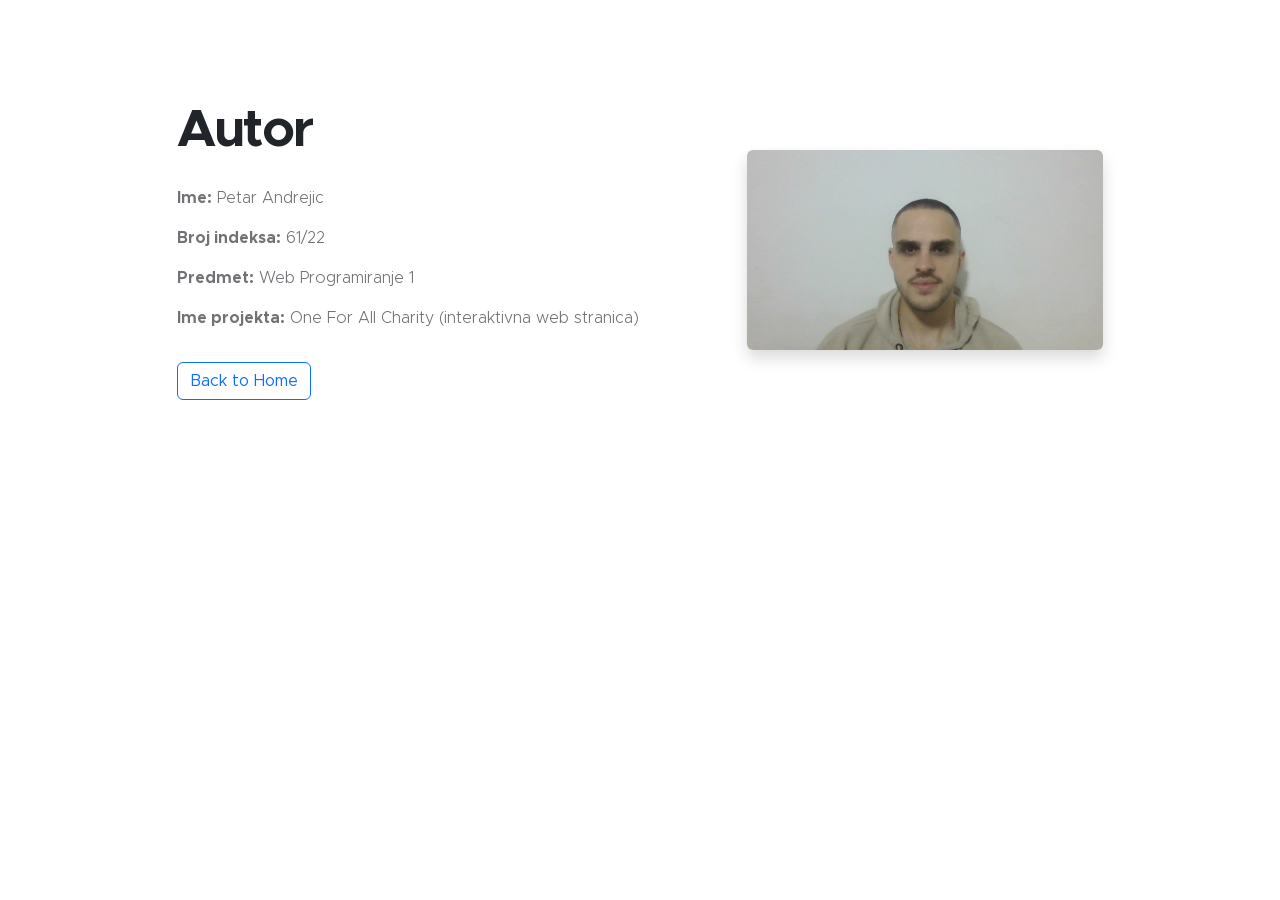
<file: autor.html>
<!doctype html>
<html lang="en">
<head>
  <meta charset="utf-8">
  <meta name="viewport" content="width=device-width, initial-scale=1">
  <meta name="description" content="Autorska stranica za studenta Petra Andrejica.">
  <meta name="author" content="Petar Andrejic 61/22">
  <title>Autor</title>
  <link href="css/bootstrap.min.css" rel="stylesheet">
  <link href="css/templatemo-kind-heart-charity.css" rel="stylesheet">
  <link rel="apple-touch-icon" sizes="180x180" href="icon/android-chrome-192x192.png">
<link rel="icon" type="image/png" sizes="32x32" href="icon/favicon-32x32.png">
<link rel="icon" type="image/png" sizes="16x16" href="icon/favicon-16x16.png">
<link rel="manifest" href="icon/site.webmanifest">
</head>
<body>
  <main class="section-padding">
  <div class="container">
    <div class="row align-items-center justify-content-center">

      <!-- LEVA STRANA - TEKST -->
      <div class="col-lg-6 col-12">
        <h1 class="mb-4">Autor</h1>

        <p><strong>Ime:</strong> Petar Andrejic</p>
        <p><strong>Broj indeksa:</strong> 61/22</p>
        <p><strong>Predmet:</strong> Web Programiranje 1</p>
        <p><strong>Ime projekta:</strong> One For All Charity (interaktivna web stranica)</p>

        <a href="index.html"
           class="btn btn-outline-primary mt-3">
           Back to Home
        </a>
      </div>

      <!-- DESNA STRANA - SLIKA -->
      <div class="col-lg-4 col-12 text-center mt-4 mt-lg-0">

        <img src="images/autor.jpg"
             alt="Author image"
             class="img-fluid rounded shadow">

      </div>

    </div>
  </div>
</main>
</body>
</html>
</file>
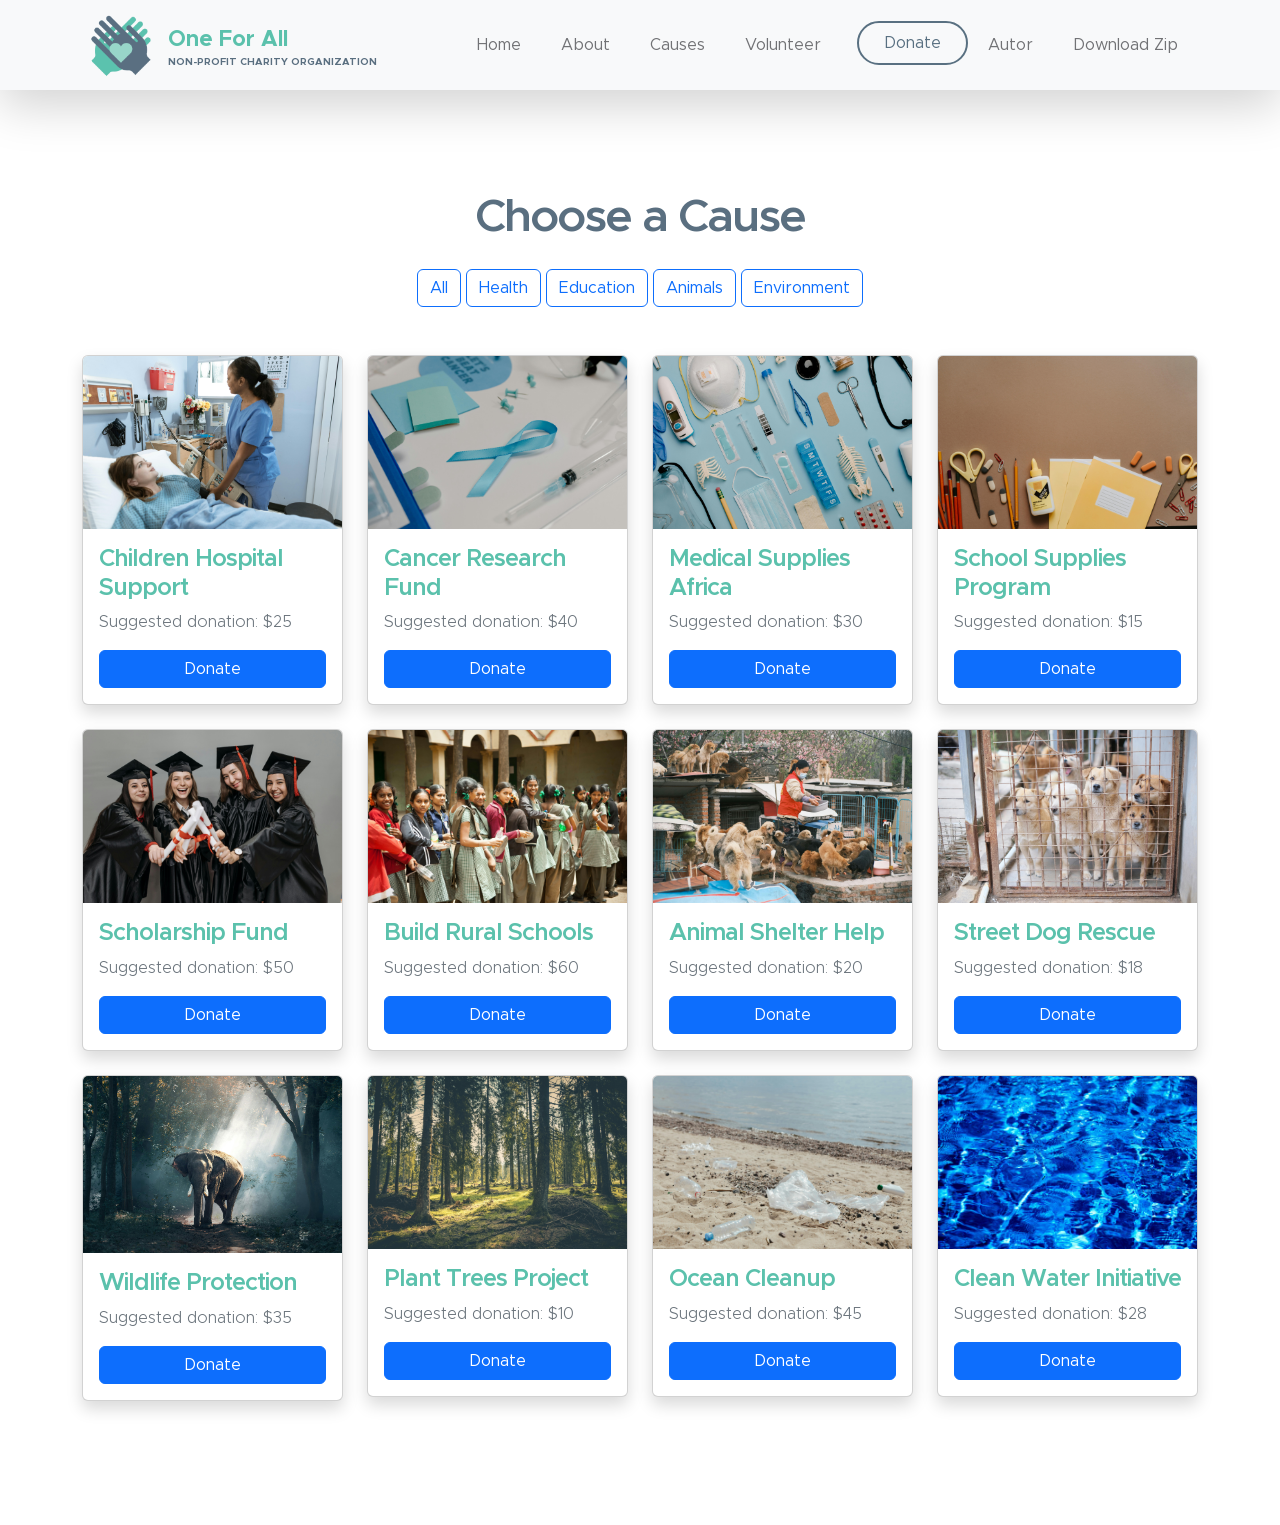
<file: donate.html>
<!doctype html>
<html lang="en">
<head>
<meta charset="utf-8">
<meta name="viewport" content="width=device-width, initial-scale=1">

<title>One For All - Donate</title>

<link href="css/bootstrap.min.css" rel="stylesheet">
<link href="css/bootstrap-icons.css" rel="stylesheet">
<link href="css/templatemo-kind-heart-charity.css" rel="stylesheet">
<link rel="stylesheet" href="css/donate.css">
<link rel="apple-touch-icon" sizes="180x180" href="icon/android-chrome-192x192.png">
<link rel="icon" type="image/png" sizes="32x32" href="icon/favicon-32x32.png">
<link rel="icon" type="image/png" sizes="16x16" href="icon/favicon-16x16.png">
<link rel="manifest" href="icon/site.webmanifest">
</head>

<body>

 <nav class="navbar navbar-expand-lg bg-light shadow-lg">
            <div class="container">
                <a class="navbar-brand" href="index.html">
                    <img src="images/logo.png" class="logo img-fluid" alt="Kind Heart Charity">
                    <span>
                        One For All
                        <small>Non-profit Charity Organization</small>
                    </span>
                </a>
                <!-- Dinamican navbar content -->
                <button class="navbar-toggler"
                        type="button"
                        data-bs-toggle="collapse"
                        data-bs-target="#navbarNav">

            <span class="navbar-toggler-icon"></span>
        </button>

        <!-- COLLAPSIBLE MENU -->
        <div class="collapse navbar-collapse" id="navbarNav">
            <ul id="mainNav" class="navbar-nav ms-auto"></ul>
        </div>

            </div>
        </nav>



<section class="section-padding">
<div class="container">

<h2 class="text-center mb-4">Choose a Cause</h2>


<div class="text-center mb-5">

<button class="btn btn-outline-primary filter-btn"
onclick="filtrirajCiljeve('all')">All</button>

<button class="btn btn-outline-primary filter-btn"
onclick="filtrirajCiljeve('health')">Health</button>

<button class="btn btn-outline-primary filter-btn"
onclick="filtrirajCiljeve('education')">Education</button>

<button class="btn btn-outline-primary filter-btn"
onclick="filtrirajCiljeve('animals')">Animals</button>

<button class="btn btn-outline-primary filter-btn"
onclick="filtrirajCiljeve('environment')">Environment</button>

</div>

<!-- Dinamican content ovde -->
<div class="row" id="donationContainer"></div>

</div>
</section>


<script src="js/bootstrap.min.js"></script>
<script src="js/donate.js"></script>
</body>
</html>
</file>
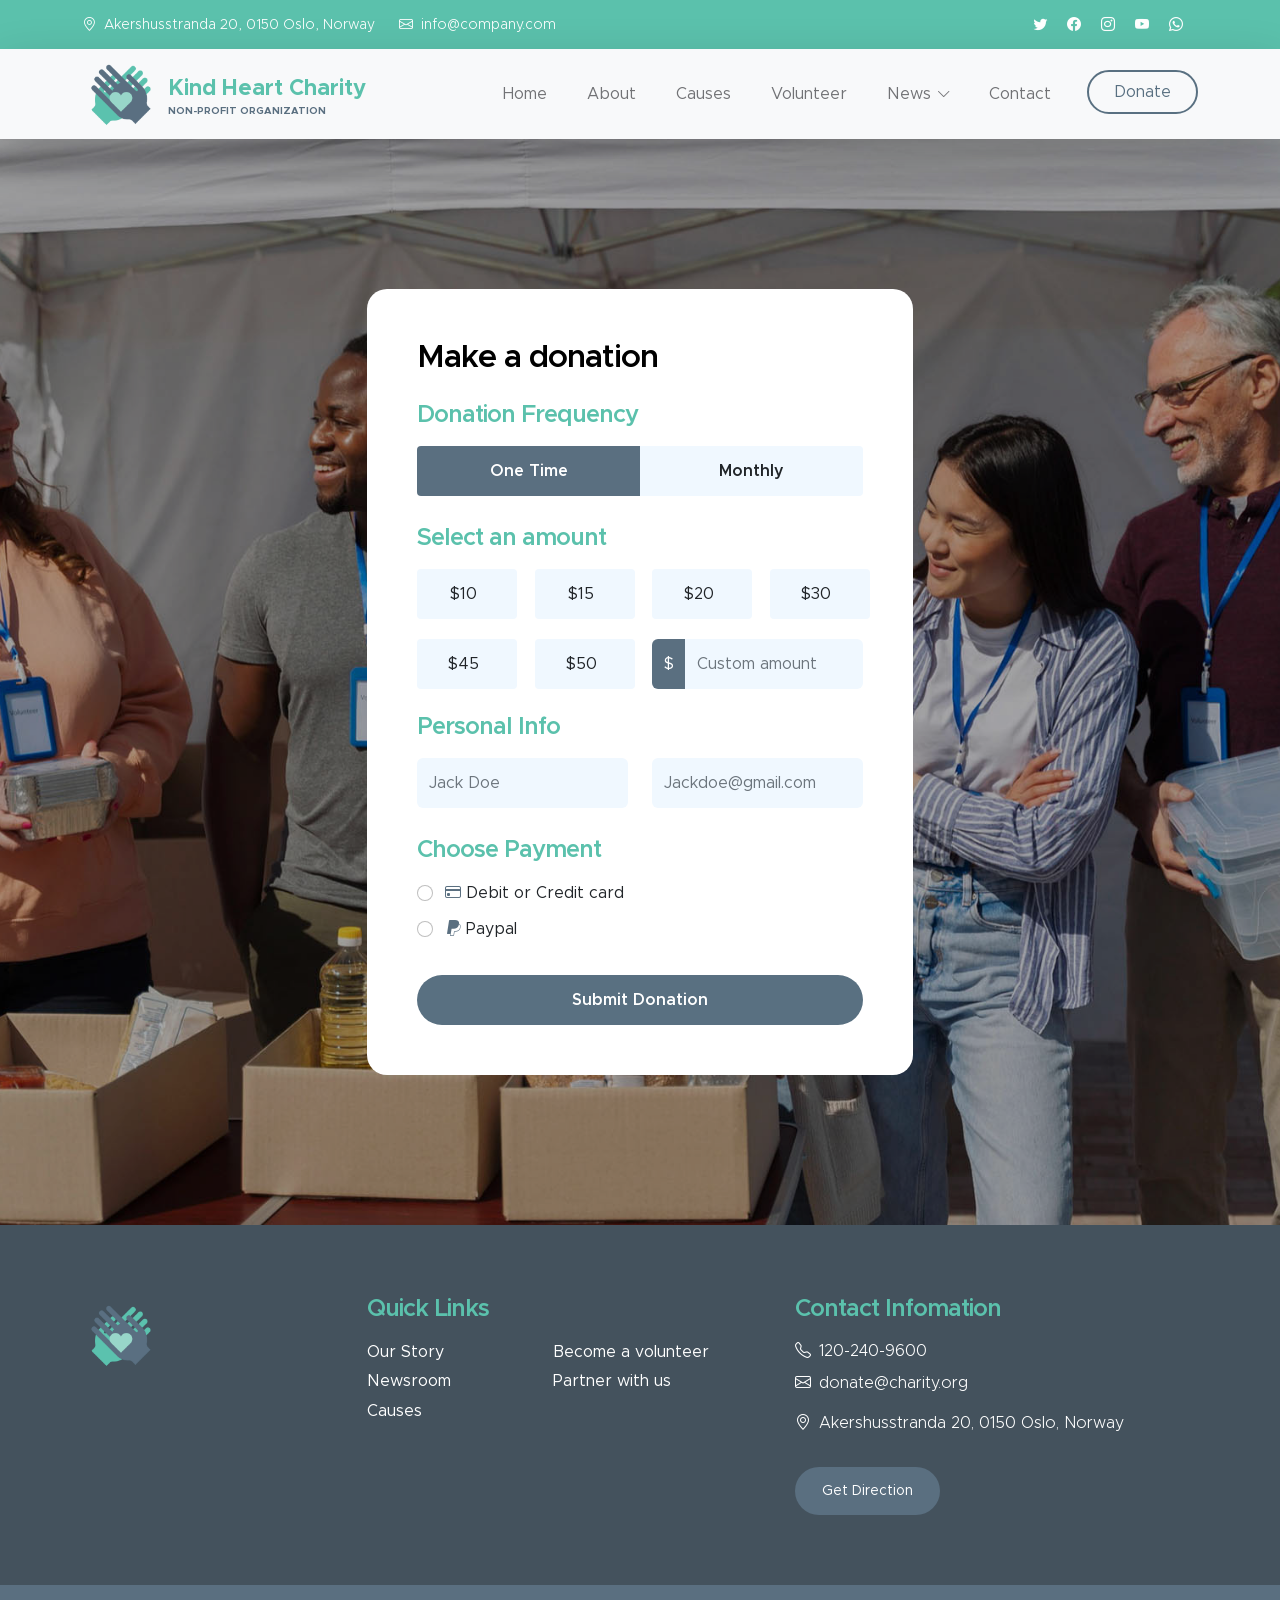
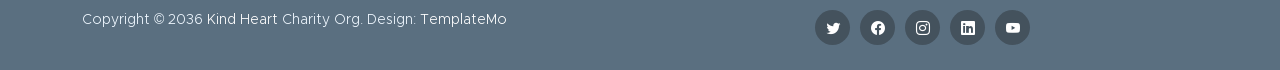
<file: One For All Charity/donate.html>
<!doctype html>
<html lang="en">
    <head>
        <meta charset="utf-8">
        <meta name="viewport" content="width=device-width, initial-scale=1">

        <meta name="description" content="">
        <meta name="author" content="">

        <title>Kind Heart Charity - Donation</title>

        <!-- CSS FILES -->        
        <link href="css/bootstrap.min.css" rel="stylesheet">

        <link href="css/bootstrap-icons.css" rel="stylesheet">

        <link href="css/templatemo-kind-heart-charity.css" rel="stylesheet">
<!--

TemplateMo 581 Kind Heart Charity

https://templatemo.com/tm-581-kind-heart-charity

-->
    </head>
    
    <body>

        <header class="site-header">
            <div class="container">
                <div class="row">
                    
                    <div class="col-lg-8 col-12 d-flex flex-wrap">
                        <p class="d-flex me-4 mb-0">
                            <i class="bi-geo-alt me-2"></i>
                            Akershusstranda 20, 0150 Oslo, Norway
                        </p>

                        <p class="d-flex mb-0">
                            <i class="bi-envelope me-2"></i>

                            <a href="mailto:info@company.com">
                                info@company.com
                            </a>
                        </p>
                    </div>

                    <div class="col-lg-3 col-12 ms-auto d-lg-block d-none">
                        <ul class="social-icon">
                            <li class="social-icon-item">
                                <a href="#" class="social-icon-link bi-twitter"></a>
                            </li>

                            <li class="social-icon-item">
                                <a href="#" class="social-icon-link bi-facebook"></a>
                            </li>

                            <li class="social-icon-item">
                                <a href="#" class="social-icon-link bi-instagram"></a>
                            </li>

                            <li class="social-icon-item">
                                <a href="#" class="social-icon-link bi-youtube"></a>
                            </li>

                            <li class="social-icon-item">
                                <a href="#" class="social-icon-link bi-whatsapp"></a>
                            </li>
                        </ul>
                    </div>

                </div>
            </div>
        </header>

        <nav class="navbar navbar-expand-lg bg-light shadow-lg">
            <div class="container">
                <a class="navbar-brand" href="index.html">
                    <img src="images/logo.png" class="logo img-fluid" alt="">
                    <span>
                        Kind Heart Charity
                        <small>Non-profit Organization</small>
                    </span>
                </a>

                <button class="navbar-toggler" type="button" data-bs-toggle="collapse" data-bs-target="#navbarNav" aria-controls="navbarNav" aria-expanded="false" aria-label="Toggle navigation">
                    <span class="navbar-toggler-icon"></span>
                </button>

                <div class="collapse navbar-collapse" id="navbarNav">
                    <ul class="navbar-nav ms-auto">
                        <li class="nav-item">
                            <a class="nav-link click-scroll" href="index.html#section_1">Home</a>
                        </li>

                        <li class="nav-item">
                            <a class="nav-link click-scroll" href="index.html#section_2">About</a>
                        </li>

                        <li class="nav-item">
                            <a class="nav-link click-scroll" href="index.html#section_3">Causes</a>
                        </li>

                        <li class="nav-item">
                            <a class="nav-link click-scroll" href="index.html#section_4">Volunteer</a>
                        </li>

                        <li class="nav-item dropdown">
                            <a class="nav-link click-scroll dropdown-toggle" href="index.html#section_5" id="navbarLightDropdownMenuLink" role="button" data-bs-toggle="dropdown" aria-expanded="false">News</a>

                            <ul class="dropdown-menu dropdown-menu-light" aria-labelledby="navbarLightDropdownMenuLink">
                                <li><a class="dropdown-item" href="news.html">News Listing</a></li>

                                <li><a class="dropdown-item" href="news-detail.html">News Detail</a></li>
                            </ul>
                        </li>

                        <li class="nav-item">
                            <a class="nav-link click-scroll" href="index.html#section_6">Contact</a>
                        </li>

                        <li class="nav-item ms-3">
                            <a class="nav-link custom-btn custom-border-btn btn" href="donate.html">Donate</a>
                        </li>
                    </ul>
                </div>
            </div>
        </nav>

        <main>

            <section class="donate-section">
                <div class="section-overlay"></div>
                <div class="container">
                    <div class="row">

                        <div class="col-lg-6 col-12 mx-auto">
                            <form class="custom-form donate-form" action="#" method="get" role="form">
                                <h3 class="mb-4">Make a donation</h3>

                                <div class="row">
                                    <div class="col-lg-12 col-12">
                                        <h5 class="mb-3">Donation Frequency</h5>
                                    </div>

                                    <div class="col-lg-6 col-6 form-check-group form-check-group-donation-frequency">
                                        <div class="form-check form-check-radio">
                                            <input class="form-check-input" type="radio" name="DonationFrequency" id="DonationFrequencyOne" checked>
                                            
                                            <label class="form-check-label" for="DonationFrequencyOne">
                                                One Time
                                            </label>
                                        </div>
                                    </div>

                                    <div class="col-lg-6 col-6 form-check-group form-check-group-donation-frequency">
                                        <div class="form-check form-check-radio">
                                            <input class="form-check-input" type="radio" name="DonationFrequency" id="DonationFrequencyMonthly">
                                            
                                            <label class="form-check-label" for="DonationFrequencyMonthly">
                                                Monthly
                                            </label>
                                        </div>
                                    </div>

                                    <div class="col-lg-12 col-12">
                                        <h5 class="mt-2 mb-3">Select an amount</h5>
                                    </div>

                                    <div class="col-lg-3 col-md-6 col-6 form-check-group">
                                        <div class="form-check form-check-radio">
                                            <input class="form-check-input" type="radio" name="flexRadioDefault" id="flexRadioDefault1">
                                            <label class="form-check-label" for="flexRadioDefault1">
                                                $10
                                            </label>
                                        </div>
                                    </div>

                                    <div class="col-lg-3 col-md-6 col-6 form-check-group">
                                        <div class="form-check form-check-radio">
                                            <input class="form-check-input" type="radio" name="flexRadioDefault" id="flexRadioDefault2">
                                            <label class="form-check-label" for="flexRadioDefault2">
                                                $15
                                            </label>
                                        </div>
                                    </div>

                                    <div class="col-lg-3 col-md-6 col-6 form-check-group">
                                        <div class="form-check form-check-radio">
                                            <input class="form-check-input" type="radio" name="flexRadioDefault" id="flexRadioDefault3">
                                            <label class="form-check-label" for="flexRadioDefault3">
                                                $20
                                            </label>
                                        </div>
                                    </div>

                                    <div class="col-lg-3 col-md-6 col-6 form-check-group">
                                        <div class="form-check form-check-radio">
                                            <input class="form-check-input" type="radio" name="flexRadioDefault" id="flexRadioDefault4">
                                            <label class="form-check-label" for="flexRadioDefault4">
                                                $30
                                            </label>
                                        </div>
                                    </div>

                                    <div class="col-lg-3 col-md-6 col-6 form-check-group">
                                        <div class="form-check form-check-radio">
                                            <input class="form-check-input" type="radio" name="flexRadioDefault" id="flexRadioDefault5">
                                            <label class="form-check-label" for="flexRadioDefault5">
                                                $45
                                            </label>
                                        </div>
                                    </div>

                                    <div class="col-lg-3 col-md-6 col-6 form-check-group">
                                        <div class="form-check form-check-radio">
                                            <input class="form-check-input" type="radio" name="flexRadioDefault" id="flexRadioDefault6">
                                            <label class="form-check-label" for="flexRadioDefault6">
                                                $50
                                            </label>
                                        </div>
                                    </div>

                                    <div class="col-lg-6 col-12 form-check-group">
                                        <div class="input-group">
                                            <span class="input-group-text" id="basic-addon1">$</span>
                                            
                                            <input type="text" class="form-control" placeholder="Custom amount" aria-label="Username" aria-describedby="basic-addon1">
                                        </div>
                                    </div>

                                    <div class="col-lg-12 col-12">
                                        <h5 class="mt-1">Personal Info</h5>
                                    </div>

                                    <div class="col-lg-6 col-12 mt-2">
                                        <input type="text" name="donation-name" id="donation-name" class="form-control" placeholder="Jack Doe" required>
                                    </div>

                                    <div class="col-lg-6 col-12 mt-2">
                                        <input type="email" name="donation-email" id="donation-email" pattern="[^ @]*@[^ @]*" class="form-control" placeholder="Jackdoe@gmail.com" required>
                                    </div>

                                    <div class="col-lg-12 col-12">
                                        <h5 class="mt-4 pt-1">Choose Payment</h5>
                                    </div>

                                    <div class="col-lg-12 col-12 mt-2">
                                        <div class="form-check">
                                            <input class="form-check-input" type="radio" name="DonationPayment" id="flexRadioDefault9">
                                            <label class="form-check-label" for="flexRadioDefault9">
                                                <i class="bi-credit-card custom-icon ms-1"></i>
                                                Debit or Credit card
                                            </label>
                                        </div>

                                        <div class="form-check">
                                            <input class="form-check-input" type="radio" name="DonationPayment" id="flexRadioDefault10">
                                            <label class="form-check-label" for="flexRadioDefault10">
                                                <i class="bi-paypal custom-icon ms-1"></i>
                                                Paypal
                                            </label>
                                        </div>

                                        <button type="submit" class="form-control mt-4">Submit Donation</button>
                                    </div>
                                </div>
                            </form>
                        </div>

                    </div>
                </div>
            </section>
        </main>

        <footer class="site-footer">
            <div class="container">
                <div class="row">
                    <div class="col-lg-3 col-12 mb-4">
                        <img src="images/logo.png" class="logo img-fluid" alt="">
                    </div>

                    <div class="col-lg-4 col-md-6 col-12 mb-4">
                        <h5 class="site-footer-title mb-3">Quick Links</h5>

                        <ul class="footer-menu">
                            <li class="footer-menu-item"><a href="#" class="footer-menu-link">Our Story</a></li>

                            <li class="footer-menu-item"><a href="#" class="footer-menu-link">Newsroom</a></li>

                            <li class="footer-menu-item"><a href="#" class="footer-menu-link">Causes</a></li>

                            <li class="footer-menu-item"><a href="#" class="footer-menu-link">Become a volunteer</a></li>

                            <li class="footer-menu-item"><a href="#" class="footer-menu-link">Partner with us</a></li>
                        </ul>
                    </div>

                    <div class="col-lg-4 col-md-6 col-12 mx-auto">
                        <h5 class="site-footer-title mb-3">Contact Infomation</h5>

                        <p class="text-white d-flex mb-2">
                            <i class="bi-telephone me-2"></i>

                            <a href="tel: 120-240-9600" class="site-footer-link">
                                120-240-9600
                            </a>
                        </p>

                        <p class="text-white d-flex">
                            <i class="bi-envelope me-2"></i>

                            <a href="mailto:donate@charity.org" class="site-footer-link">
                                donate@charity.org
                            </a>
                        </p>

                        <p class="text-white d-flex mt-3">
                            <i class="bi-geo-alt me-2"></i>
                            Akershusstranda 20, 0150 Oslo, Norway
                        </p>

                        <a href="#" class="custom-btn btn mt-3">Get Direction</a>
                    </div>
                </div>
            </div>

            <div class="site-footer-bottom">
                <div class="container">
                    <div class="row">

                        <div class="col-lg-6 col-md-7 col-12">
                            <p class="copyright-text mb-0">Copyright © 2036 <a href="#">Kind Heart</a> Charity Org.
                        	Design: <a href="https://templatemo.com" target="_blank">TemplateMo</a></p>
                        </div>
                        
                        <div class="col-lg-6 col-md-5 col-12 d-flex justify-content-center align-items-center mx-auto">
                            <ul class="social-icon">
                                <li class="social-icon-item">
                                    <a href="#" class="social-icon-link bi-twitter"></a>
                                </li>

                                <li class="social-icon-item">
                                    <a href="#" class="social-icon-link bi-facebook"></a>
                                </li>

                                <li class="social-icon-item">
                                    <a href="#" class="social-icon-link bi-instagram"></a>
                                </li>

                                <li class="social-icon-item">
                                    <a href="#" class="social-icon-link bi-linkedin"></a>
                                </li>

                                <li class="social-icon-item">
                                    <a href="https://youtube.com/templatemo" class="social-icon-link bi-youtube"></a>
                                </li>
                            </ul>
                        </div>
                        
                    </div>
                </div>
            </div>
        </footer>

        <!-- JAVASCRIPT FILES -->
        <script src="js/jquery.min.js"></script>
        <script src="js/bootstrap.min.js"></script>
        <script src="js/jquery.sticky.js"></script>
        <script src="js/counter.js"></script>
        <script src="js/custom.js"></script>

    </body>
</html>
</file>
<file: One For All Charity/css/templatemo-kind-heart-charity.css>
/*

TemplateMo 581 Kind Heart Charity

https://templatemo.com/tm-581-kind-heart-charity

*/



@font-face {
    font-family: 'Metropolis';
    src: url('../fonts/Metropolis/Metropolis-Regular.woff2') format('woff2'),
        url('../fonts/Metropolis/Metropolis-Regular.woff') format('woff');
    font-weight: normal;
    font-style: normal;
    font-display: swap;
}

@font-face {
    font-family: 'Metropolis';
    src: url('../fonts/Metropolis/Metropolis-Light.woff2') format('woff2'),
        url('../fonts/Metropolis/Metropolis-Light.woff') format('woff');
    font-weight: 300;
    font-style: normal;
    font-display: swap;
}

@font-face {
    font-family: 'Metropolis';
    src: url('../fonts/Metropolis/Metropolis-SemiBold.woff2') format('woff2'),
        url('../fonts/Metropolis/Metropolis-SemiBold.woff') format('woff');
    font-weight: 600;
    font-style: normal;
    font-display: swap;
}

@font-face {
    font-family: 'Metropolis';
    src: url('../fonts/Metropolis/Metropolis-Bold.woff2') format('woff2'),
        url('../fonts/Metropolis/Metropolis-Bold.woff') format('woff');
    font-weight: bold;
    font-style: normal;
    font-display: swap;
}

/*---------------------------------------
  CUSTOM PROPERTIES ( VARIABLES )             
-----------------------------------------*/
:root {
  --white-color:                  #ffffff;
  --primary-color:                #5bc1ac;
  --secondary-color:              #5a6f80;
  --section-bg-color:             #f0f8ff;
  --site-footer-bg-color:         #44525d;
  --custom-btn-bg-color:          #597081;
  --custom-btn-bg-hover-color:    #5bc1ac;
  --dark-color:                   #000000;
  --p-color:                      #717275;
  --border-color:                 #e9eaeb;

  --body-font-family:             'Metropolis', sans-serif;

  --h1-font-size:                 52px;
  --h2-font-size:                 46px;
  --h3-font-size:                 32px;
  --h4-font-size:                 28px;
  --h5-font-size:                 24px;
  --h6-font-size:                 22px;
  --p-font-size:                  16px;
  --btn-font-size:                18px;
  --copyright-font-size:          14px;

  --border-radius-large:          100px;
  --border-radius-medium:         20px;
  --border-radius-small:          10px;

  --font-weight-light:            300;
  --font-weight-normal:           400;
  --font-weight-semibold:         600;
  --font-weight-bold:             700;
}

body {
  background-color: var(--white-color);
  font-family: var(--body-font-family); 
}


/*---------------------------------------
  TYPOGRAPHY               
-----------------------------------------*/

h2,
h3,
h4,
h5,
h6 {
  color: var(--dark-color);
}

h1,
h2,
h3,
h4,
h5,
h6 {
  font-weight: var(--font-weight-semibold);
  letter-spacing: -1px;
}

h1 {
  font-size: var(--h1-font-size);
  font-weight: var(--font-weight-bold);
  letter-spacing: -2px;
}

h2 {
  color: var(--secondary-color);
  font-size: var(--h2-font-size);
  letter-spacing: -2px;
}

h3 {
  font-size: var(--h3-font-size);
}

h4 {
  font-size: var(--h4-font-size);
}

h5 {
  color: var(--primary-color);
  font-size: var(--h5-font-size);
}

h6 {
  font-size: var(--h6-font-size);
}

p {
  color: var(--p-color);
  font-size: var(--p-font-size);
  font-weight: var(--font-weight-light);
}

ul li {
  color: var(--p-color);
  font-size: var(--p-font-size);
  font-weight: var(--font-weight-normal);
}

a, 
button {
  touch-action: manipulation;
  transition: all 0.3s;
}

a {
  color: var(--p-color);
  text-decoration: none;
}

a:hover {
  color: var(--primary-color);
}

b,
strong {
  font-weight: var(--font-weight-bold);
}


/*---------------------------------------
  SECTION               
-----------------------------------------*/
.section-padding {
  padding-top: 100px;
  padding-bottom: 100px;
}

.section-bg {
  background-color: var(--section-bg-color);
}

.section-overlay {
  background: rgba(0, 0, 0, 0.35);
  position: absolute;
  top: 0;
  left: 0;
  pointer-events: none;
  width: 100%;
  height: 100%;
}

.section-overlay + .container {
  position: relative;
}


/*---------------------------------------
  CUSTOM BLOCK               
-----------------------------------------*/
.custom-block-wrap {
  background: var(--white-color);
  border-radius: var(--border-radius-medium);
  position: relative;
  overflow: hidden;
  transition: all 0.5s;
}

.custom-block-wrap:hover {
  box-shadow: 0 1rem 3rem rgba(0,0,0,.175);
}

.custom-block-body {
  padding: 30px;
}

.custom-block-image {
  display: block;
  width: 100%;
  height: 100%;
  object-fit: cover;
}

.custom-block .custom-btn {
  border-radius: 0;
  display: block;
}


/*---------------------------------------
  PROGRESS BAR               
-----------------------------------------*/
.progress {
  background: var(--border-color);
  height: 5px;
}

.progress-bar {
  background: var(--secondary-color);
}


/*---------------------------------------
  CUSTOM ICON COLOR               
-----------------------------------------*/
.custom-icon {
  color: var(--secondary-color);
}


/*---------------------------------------
  CUSTOM LIST               
-----------------------------------------*/
.custom-list {
  margin-bottom: 0;
  padding-left: 0;
}

.custom-list-item {
  list-style: none;
  margin-top: 10px;
  margin-bottom: 10px;
}


/*---------------------------------------
  CUSTOM TEXT BOX               
-----------------------------------------*/
.custom-text-box {
  background: var(--white-color);
  border-radius: var(--border-radius-medium);
  margin-bottom: 24px;
  padding: 40px;
}

.custom-text-box-image {
  border-radius: var(--border-radius-medium);
  width: 100%;
  height: 100%;
  object-fit: cover;
}

.custom-text-box-icon {
  background: var(--section-bg-color);
  border-radius: var(--border-radius-large);
  color: var(--secondary-color);
  font-size: var(--h6-font-size);
  text-align: center;
  display: inline-block;
  vertical-align: middle;
  width: 25px;
  height: 25px;
  line-height: 30px;
}


/*---------------------------------------
  AVATAR IMAGE - TESTIMONIAL, AUTHOR               
-----------------------------------------*/
.avatar-image {
  border-radius: var(--border-radius-large);
  width: 65px;
  height: 65px;
  object-fit: cover;
}


/*---------------------------------------
  CUSTOM BUTTON               
-----------------------------------------*/
.custom-btn {
  background: var(--secondary-color);
  border: 2px solid transparent;
  border-radius: var(--border-radius-large);
  color: var(--white-color);
  font-size: var(--btn-font-size);
  font-weight: var(--font-weight-normal);
  line-height: normal;
  padding: 15px 25px;
}

.navbar-expand-lg .navbar-nav .nav-link.custom-btn {
  color: var(--custom-btn-bg-color);
  margin-top: 8px;
  padding: 12px 25px;
}

.custom-btn:hover {
  background: var(--primary-color);
  color: var(--white-color);
}

.custom-border-btn {
  background: transparent;
  border: 2px solid var(--custom-btn-bg-color);
  color: var(--primary-color);
}

.navbar-expand-lg .navbar-nav .nav-link.custom-btn:hover,
.custom-border-btn:hover {
  background: var(--custom-btn-bg-hover-color);
  border-color: transparent;
  color: var(--white-color);
}


/*---------------------------------------
  NAVIGATION              
-----------------------------------------*/
.navbar {
  background: var(--white-color);
  z-index: 9;
  padding-top: 0;
  padding-bottom: 0;
}

.navbar-brand {
  color: var(--primary-color);
  font-size: var(--h6-font-size);
  font-weight: var(--font-weight-bold);
}

.navbar-brand span {
  display: inline-block;
  vertical-align: middle;
}

.navbar-brand small {
  color: var(--secondary-color);
  display: block;
  font-size: 10px;
  line-height: normal;
  text-transform: uppercase;
}

.logo {
  width: 80px;
  height: auto;
}

.navbar-expand-lg .navbar-nav .nav-link {
  margin-right: 0;
  margin-left: 0;
  padding: 20px;
}

.navbar-nav .nav-link {
  display: inline-block;
  color: var(--p-color);
  font-size: var(--p-font-size);
  font-weight: var(--font-weight-medium);
  position: relative;
  padding-top: 15px;
  padding-bottom: 15px;
}

.navbar-nav .nav-link.active, 
.navbar-nav .nav-link:hover {
  background: transparent;
  color: var(--primary-color);
}

.dropdown-menu {
  background: var(--white-color);
  box-shadow: 0 1rem 3rem rgba(0,0,0,.175);
  border: 0;
  max-width: 50px;
  padding: 0;
  margin-top: 20px;
}

.dropdown-item {
  display: inline-block;
  color: var(--p-bg-color);
  font-size: var(--menu-font-size);
  font-weight: var(--font-weight-medium);
  position: relative;
  padding-top: 10px;
  padding-bottom: 10px;
}

.dropdown-menu li:last-child .dropdown-item {
  padding-top: 0;
}

.dropdown-item.active, 
.dropdown-item:active,
.dropdown-item:focus, 
.dropdown-item:hover {
  background: transparent;
  color: var(--primary-color);
}

.dropdown-toggle::after {
  content: "\f282";
  display: inline-block;
  font-family: bootstrap-icons !important;
  font-size: var(--copyright-font-size);
  font-style: normal;
  font-weight: normal !important;
  font-variant: normal;
  text-transform: none;
  line-height: 1;
  vertical-align: -.125em;
  -webkit-font-smoothing: antialiased;
  -moz-osx-font-smoothing: grayscale;
  position: relative;
  left: 2px;
  border: 0;
}

@media screen and (min-width: 992px) {
  .dropdown:hover .dropdown-menu {
    display: block;
    margin-top: 0;
  }
}

.navbar-toggler {
  border: 0;
  padding: 0;
  cursor: pointer;
  margin: 0;
  width: 30px;
  height: 35px;
  outline: none;
}

.navbar-toggler:focus {
  outline: none;
  box-shadow: none;
}

.navbar-toggler[aria-expanded="true"] .navbar-toggler-icon {
  background: transparent;
}

.navbar-toggler[aria-expanded="true"] .navbar-toggler-icon:before,
.navbar-toggler[aria-expanded="true"] .navbar-toggler-icon:after {
  transition: top 300ms 50ms ease, -webkit-transform 300ms 350ms ease;
  transition: top 300ms 50ms ease, transform 300ms 350ms ease;
  transition: top 300ms 50ms ease, transform 300ms 350ms ease, -webkit-transform 300ms 350ms ease;
  top: 0;
}

.navbar-toggler[aria-expanded="true"] .navbar-toggler-icon:before {
  transform: rotate(45deg);
}

.navbar-toggler[aria-expanded="true"] .navbar-toggler-icon:after {
  transform: rotate(-45deg);
}

.navbar-toggler .navbar-toggler-icon {
  background: var(--dark-color);
  transition: background 10ms 300ms ease;
  display: block;
  width: 30px;
  height: 2px;
  position: relative;
}

.navbar-toggler .navbar-toggler-icon:before,
.navbar-toggler .navbar-toggler-icon:after {
  transition: top 300ms 350ms ease, -webkit-transform 300ms 50ms ease;
  transition: top 300ms 350ms ease, transform 300ms 50ms ease;
  transition: top 300ms 350ms ease, transform 300ms 50ms ease, -webkit-transform 300ms 50ms ease;
  position: absolute;
  right: 0;
  left: 0;
  background: var(--dark-color);
  width: 30px;
  height: 2px;
  content: '';
}

.navbar-toggler .navbar-toggler-icon::before {
  top: -8px;
}

.navbar-toggler .navbar-toggler-icon::after {
  top: 8px;
}


/*---------------------------------------
  SITE HEADER              
-----------------------------------------*/
.site-header {
  background: var(--primary-color);
  padding-top: 15px;
  padding-bottom: 10px;
}

.site-header p,
.site-header p a,
.site-header .social-icon-link {
  color: var(--white-color);
  font-size: var(--copyright-font-size);
}

.site-header .social-icon {
  text-align: right;
}

.site-header .social-icon-link {
  background: transparent;
  width: inherit;
  height: inherit;
  line-height: inherit;
  margin-right: 15px;
}


/*---------------------------------------
  HERO & HERO SLIDE         
-----------------------------------------*/
.hero-section-full-height {
  height: 680px;
  min-height: 680px;
  position: relative;
}

.carousel:hover .carousel-control-next-icon, 
.carousel:hover .carousel-control-prev-icon {
  opacity: 1;
}

#hero-slide .carousel-item {
  height: 680px;
  min-height: 680px;
}

#hero-slide .carousel-caption {
  background: var(--white-color);
  clip-path: polygon(100% 100%, 100% 150px, 0 100%);
  color: var(--secondary-color);
  top: 1px;
  bottom: -1px;
  right: 0;
  left: auto;
  text-align: right;
  min-width: 680px;
  min-height: 680px;
  padding: 100px 100px 50px 100px;
}

.carousel-image {
  display: block;
  width: 100%;
  min-height: 680px;
}

#hero-slide .carousel-indicators-wrap {
  position: absolute;
  bottom: 0;
  right: 0;
  left: 0;
}

#hero-slide .carousel-indicators {
  margin-right: 0;
  margin-left: 22px;
  justify-content: inherit;
}

.carousel-control-next, 
.carousel-control-prev {
  opacity: 1;
}

.carousel-control-next-icon, 
.carousel-control-prev-icon {
  background-color: var(--secondary-color);
  border-radius: var(--border-radius-large);
  background-size: 60% 60%;
  width: 80px;
  height: 80px;
  opacity: 0;
  transition: all 0.5s;
}

.carousel-control-next-icon:hover, 
.carousel-control-prev-icon:hover {
  background-color: var(--primary-color);
}


/*---------------------------------------
  FEATURE BLOCK              
-----------------------------------------*/
.featured-block {
  text-align: center;
  transition: all 0.5s ease;
  min-height: 256px;
  padding: 15px;
}

.featured-block:hover {
  background: var(--white-color);
  border-radius: var(--border-radius-medium);
  box-shadow: 0 1rem 3rem rgba(0,0,0,.175);
}

.featured-block:hover .featured-block-image {
  transform: scale(0.75);
}

.featured-block-image {
  display: block;
  margin: auto;
  transition: all 0.5s;
}

.featured-block:hover .featured-block-text {
  margin-top: 0;
}

.featured-block-text {
  color: var(--primary-color);
  font-size: var(--h5-font-size);
  margin-top: 20px;
  transition: all 0.5s;
}


/*---------------------------------------
  ABOUT              
-----------------------------------------*/
.about-section {
  background-repeat: no-repeat;
  background-position: center;
  background-size: cover;
}

.about-image {
  border-radius: var(--border-radius-medium);
  display: block;
  width: 350px;
  height: 400px;
  object-fit: cover;
}

.custom-text-block {
  padding: 60px 40px;
}


/*---------------------------------------
  COUNTER NUMBERS              
-----------------------------------------*/
.counter-thumb {
  margin: 20px;
  margin-bottom: 0;
}

.counter-number,
.counter-text {
  color: var(--secondary-color);
  display: block;
}

.counter-number,
.counter-number-text {
  color: var(--primary-color);
  font-size: var(--h1-font-size);
  font-weight: var(--font-weight-bold);
  line-height: normal;
}


/*---------------------------------------
  VOLUNTEER              
-----------------------------------------*/
.volunteer-section {
  background: var(--secondary-color);
  position: relative;
  overflow: hidden;
}

.volunteer-section::after {
  content: "";
  background: var(--primary-color);
  border-radius: 50%;
  position: absolute;
  bottom: -110px;
  right: -80px;
  width: 350px;
  height: 350px;
}

.volunteer-form {
  background: var(--white-color);
  border-radius: var(--border-radius-medium);
  padding: 50px;
}

.volunteer-image {
  border-radius: 100%;
  display: block;
  margin: auto;
  width: 300px;
  height: 300px;
  object-fit: cover;
}

.volunteer-section .custom-block-body {
  max-width: 440px;
  margin: 0 auto;
}

.volunteer-section .custom-block-body p {
  line-height: 1.7;
}


/*---------------------------------------
  DONATE              
-----------------------------------------*/
.donate-section {
  background-image: url('../images/different-people-doing-volunteer-work.jpg');
  background-repeat: no-repeat;
  background-position: center;
  background-size: cover;
  position: relative;
  padding-top: 150px;
  padding-bottom: 150px;
}

.donate-form {
  background: var(--white-color);
  border-radius: var(--border-radius-medium);
  position: relative;
  overflow: hidden;
  padding: 50px;
}


/*---------------------------------------
  NEWS         
-----------------------------------------*/
.news-detail-header-section {
  background-image: url('../images/news/close-up-volunteer-oganizing-stuff-donation.jpg');
  background-repeat: no-repeat;
  background-position: center;
  background-size: cover;
  position: relative;
  padding-top: 150px;
  padding-bottom: 150px;
}

.news-block-top {
  border-radius: var(--border-radius-medium);
  position: relative;
  overflow: hidden;
}

.news-block-two-col-image-wrap {
  border-radius: var(--border-radius-small);
  position: relative;
  overflow: hidden;
  width: 150px;
  margin-right: 20px;
}

.news-category-block {
  background: var(--secondary-color);
  position: absolute;
  bottom: 0;
  right: 0;
  left: 0;
  padding: 10px 20px;
}

.news-category-block .category-block-link {
  color: var(--white-color);
  margin-right: 10px;
}

.news-block-info {
  padding-top: 10px;
  padding-bottom: 10px;
}

.news-block-title-link {
  color: var(--dark-color);
}

.news-detail-image {
  display: block;
  border-radius: var(--border-radius-medium);
}

blockquote {
  background: var(--section-bg-color);
  border-radius: var(--border-radius-small);
  font-size: var(--h5-font-size);
  font-weight: var(--font-weight-semibold);
  color: var(--site-footer-bg-color);
  margin-top: 30px;
  margin-bottom: 30px;
  padding: 90px 50px 50px 50px;
  text-align: center;
}

blockquote::before {
  content: "“";
  color: var(--custom-btn-bg-color);
  font-size: 100px;
  line-height: 1rem;
  display: block;
}

.author-comment-link {
  font-size: var(--copyright-font-size);
  font-weight: var(--font-weight-semibold);
}

.search-form {
  margin-top: 20px;
}

.category-block,
.subscribe-form {
  margin-top: 40px;
  margin-bottom: 40px;
}

.category-block-link {
  font-size: var(--copyright-font-size);
  margin-top: 5px;
  margin-bottom: 5px;
}

.category-block-link:hover {
  color: var(--primary-color);
}

.badge {
  background: var(--secondary-color);
  border-radius: var(--border-radius-medium);
  font-weight: var(--font-weight-normal);
  line-height: normal;
  padding-bottom: 2px;
}

.tags-block-link {
  border: 1px solid var(--border-color);
  border-radius: var(--border-radius-medium);
  display: inline-block;
  font-size: var(--copyright-font-size);
  line-height: normal;
  margin-right: 10px;
  margin-top: 5px;
  margin-bottom: 5px;
  padding: 8px 15px;
}

.tags-block-link:hover {
  border-color: var(--dark-color);
  color: var(--dark-color);
}

.cta-section {
  position: relative;
  overflow: hidden;
}

.cta-section::before {
  content: "";
  background-color: var(--primary-color);
  border-radius: 50%;
  position: absolute;
  top: -100px;
  left: -30px;
  margin: auto;
  width: 200px;
  height: 200px;
}

.cta-section::after {
  content: "";
  border: 20px solid var(--custom-btn-bg-color);
  border-radius: 50%;
  position: absolute;
  bottom: -100px;
  right: 0;
  left: 0;
  margin: auto;
  width: 150px;
  height: 150px;
}


/*---------------------------------------
  TESTIMONIAL CAROUSEL              
-----------------------------------------*/
.testimonial-section {
  position: relative;
  overflow: hidden;
  text-align: center;
}

.testimonial-section::before {
  content: "";
  background-color: var(--primary-color);
  border-radius: 50%;
  position: absolute;
  top: -100px;
  left: -30px;
  margin: auto;
  width: 250px;
  height: 250px;
}

.testimonial-section::after {
  content: "";
  background: var(--custom-btn-bg-color);
  border-radius: 50%;
  position: absolute;
  bottom: -110px;
  right: -80px;
  width: 350px;
  height: 350px;
}

#testimonial-carousel .carousel-caption {
  position: relative;
  right: 0;
  bottom: 0;
  left: 0;
}

#testimonial-carousel .carousel-title {
  background: var(--section-bg-color);
  line-height: normal;
  margin-bottom: 30px;
}

#testimonial-carousel .carousel-title::before {
  content: open-quote;
  color: var(--p-color);
  font-size: var(--h1-font-size);
  position: relative;
  top: 10px;
  right: 10px;
}

#testimonial-carousel .carousel-title::after {
  content: close-quote;
  color: var(--p-color);
  font-size: var(--h1-font-size);
  position: relative;
  top: 10px;
  left: 10px;
}

#testimonial-carousel .carousel-title {
  quotes: "“" "”" "‘" "’";
}

#testimonial-carousel .carousel-name {
  background: var(--primary-color);
  border-radius: var(--border-radius-medium);
  position: relative;
  overflow: hidden;
  padding: 10px 20px;
}

#testimonial-carousel .carousel-name::before {
  content: "";
  position: absolute;
  top: -10px;
  right: 0;
  left: 0;
  width: 0;
  height: 0;
  margin: auto;
  border-left: 10px solid transparent;
  border-right: 10px solid transparent;
  border-bottom: 10px solid var(--primary-color);
}

.carousel-name-title {
  font-weight: var(--font-weight-semibold);
}

#testimonial-carousel .carousel-indicators {
  position: relative;
  top: 150px;
  bottom: auto;
  margin-top: 50px;
  margin-bottom: 150px;
}

#testimonial-carousel .carousel-indicators li {
  text-indent: inherit;
  background: transparent;
  margin: 0 10px; 
}

#testimonial-carousel .carousel-indicators li,
#testimonial-carousel .carousel-indicators li::before {
  width: 45px;
  height: 45px; 
}

#testimonial-carousel .carousel-indicators .avatar-image {
  width: 45px;
  height: 45px; 
}

#testimonial-carousel .carousel-indicators .active,
#testimonial-carousel .carousel-indicators .active .avatar-image {
  background: transparent;
  width: 50px; 
  height: 50px;
}


/*---------------------------------------
  CONTACT               
-----------------------------------------*/
.contact-section {
  background: var(--white-color);
}

.contact-form {
  background: var(--section-bg-color);
  border-radius: var(--border-radius-small);
  padding: 40px;
}

.contact-info-wrap {
  padding-top: 40px;
}

.contact-image-wrap {
  border-bottom: 1px solid rgba(0, 0, 0, 0.05);
  margin-top: 20px;
  margin-bottom: 30px;
  padding-bottom: 30px;
  width: 100%;
}


/*---------------------------------------
  CUSTOM FORM               
-----------------------------------------*/
.custom-form .form-control,
.input-group-file {
  background-color: var(--section-bg-color);
  box-shadow: none;
  border: 0;
  color: var(--p-color);
  margin-bottom: 24px;
  padding-top: 13px;
  padding-bottom: 13px;
  outline: none;
}

.custom-form .form-control:hover,
.custom-form .form-control:focus {
  border-color: var(--secondary-color);
}

.custom-form label {
  margin-bottom: 10px;
}

.custom-form .form-check-group {
  margin-bottom: 20px;
}

.donate-form .form-check-group-donation-frequency {
  padding-right: 0;
}

.form-check-group-donation-frequency + .form-check-group-donation-frequency {
  padding-right: 12px;
  padding-left: 0;
}

.form-check-group-donation-frequency .form-check-label {
  font-weight: var(--font-weight-semibold);
}

#DonationFrequencyOne {
  border-top-right-radius: 0;
  border-bottom-right-radius: 0;
}

#DonationFrequencyMonthly {
  border-top-left-radius: 0;
  border-bottom-left-radius: 0;
}

.custom-form .form-check-radio {
  position: relative;
  height: 100%;
  padding-left: 0;
}

.custom-form .input-group-text {
  background: var(--secondary-color);
  border: 0;
  color: var(--white-color);
}

.custom-form .form-check-radio .form-check-label {
  position: absolute;
  top: 50%;
  left: 50%;
  transform: translate(-50%, -50%);
  text-align: center;
}

.form-check-radio .form-check-input[type=radio] {
  background-color: var(--section-bg-color);
  border-radius: .25rem;
  border: 0;
  box-shadow: none;
  outline: none;
  width: 100%;
  margin-top: 0;
  margin-left: 0;
  padding: 25px 50px;
  transition: all 0.5s;
}

.form-check-radio .form-check-input:checked[type=radio] {
  background-image: none;
}

.form-check-radio .form-check-input:checked[type=radio] + .form-check-label,
.form-check-radio .form-check-input:hover + .form-check-label,
.form-check-radio .form-check-input:checked + .form-check-label {
  color: var(--white-color);
}

.form-check-radio .form-check-input:hover,
.form-check-radio .form-check-input:checked {
  background-color: var(--secondary-color);
  border-color: var(--white-color);
}

.input-group-file {
  border-radius: .25rem;
  padding: 13px .75rem;
}

.input-group-file input[type=file] {
  width: 0.1px;
  height: 0.1px;
  opacity: 0;
  overflow: hidden;
  position: absolute;
  z-index: -1;
  padding: 0;
}

.input-group-file .input-group-text {
  background: transparent;
  color: inherit;
  margin-bottom: 0;
  padding: 0;
}

.custom-form button[type="submit"] {
  background: var(--custom-btn-bg-color);
  border: none;
  border-radius: var(--border-radius-large);
  color: var(--white-color);
  font-size: var(--p-font-size);
  font-weight: var(--font-weight-semibold);
  transition: all 0.3s;
  margin-bottom: 0;
}

.custom-form button[type="submit"]:hover,
.custom-form button[type="submit"]:focus {
  background: var(--custom-btn-bg-hover-color);
  border-color: transparent;
}


/*---------------------------------------
  CONTACT SEARCH & DONATE & SUBCRIBE FORM              
-----------------------------------------*/
.contact-form .form-control {
  background: var(--white-color);
}

.search-form {
  position: relative;
}

.search-form .form-control {
  padding-right: 50px;
}

.search-form button[type="submit"] {
  background: transparent;
  position: absolute;
  top: 0;
  right: 0;
  color: var(--p-color);
  width: 50px;
  padding: 12px;
}

.search-form button[type="submit"]:hover {
  background: transparent;
  color: var(--dark-color);
}

.subscribe-form {
  background: var(--section-bg-color);
  border-radius: var(--border-radius-small);
  padding: 30px;
}

.subscribe-form .form-control {
  background: var(--white-color);
}

.donate-form .form-control {
  margin-bottom: 0;
}


/*---------------------------------------
  SITE FOOTER              
-----------------------------------------*/
.site-footer {
  background-color: var(--site-footer-bg-color);
  padding-top: 70px;
}

.site-footer-bottom {
  background-color: var(--secondary-color);
  position: relative;
  z-index: 2;
  margin-top: 70px;
  padding-top: 25px;
  padding-bottom: 25px;
}

.site-footer-bottom a {
	color: var(--white-color);
}

.site-footer-bottom a:hover {
	color: #FF6;
}

.site-footer-link {
  color: var(--white-color);
}

.copyright-text {
  color: var(--section-bg-color);
  font-size: var(--copyright-font-size);
  margin-right: 30px;
}

.site-footer .custom-btn {
  font-size: var(--copyright-font-size);
}

.site-footer .custom-btn:hover {
  background: var(--primary-color);
}


/*---------------------------------------
  FOOTER MENU               
-----------------------------------------*/
.footer-menu {
  column-count: 2;
  margin: 0;
  padding: 0;
}

.footer-menu-item {
  list-style: none;
  display: block;
}

.footer-menu-link {
  font-size: var(--p-font-size);
  color: var(--white-color);
  display: inline-block;
  vertical-align: middle;
  margin-right: 10px;
  margin-bottom: 5px;
}


/*---------------------------------------
  SOCIAL ICON               
-----------------------------------------*/
.social-icon {
  margin: 0;
  padding: 0;
}

.social-icon-item {
  list-style: none;
  display: inline-block;
  vertical-align: top;
}

.social-icon-link {
  background: var(--site-footer-bg-color);
  border-radius: var(--border-radius-large);
  color: var(--white-color);
  font-size: var(--copyright-font-size);
  display: block;
  margin-right: 5px;
  text-align: center;
  width: 35px;
  height: 35px;
  line-height: 38px;
}

.social-icon-link:hover {
  background: var(--primary-color);
  color: var(--white-color);
}


/*---------------------------------------
  RESPONSIVE STYLES               
-----------------------------------------*/
@media screen and (min-width: 1600px) {
  .featured-block {
    min-height: inherit;
  }

  .volunteer-section::after {
    width: 450px;
    height: 450px;
  }
  
  .volunteer-image {
    width: 350px;
    height: 350px;
  }
}

@media screen and (max-width: 1170px) {
  #hero-slide .carousel-image {
    height: 100%;
    object-fit: cover;
  }
}

@media screen and (max-width: 991px) {
  h1 {
    font-size: 42px;
  }

  h2 {
    font-size: 36px;
  }

  h3 {
    font-size: 32px;
  }

  h4 {
    font-size: 28px;
  }

  h5 {
    font-size: 20px;
  }

  h6 {
    font-size: 18px;
  }

  .section-padding {
    padding-top: 50px;
    padding-bottom: 50px;
  }

  .hero-form {
    padding-bottom: 40px;
  }

  .donate-form {
    padding: 35px;
  }

  .navbar {
    padding-top: 6px;
    padding-bottom: 6px;
  }

  .navbar-expand-lg .navbar-nav {
    padding-bottom: 30px;
  }

  .navbar-expand-lg .navbar-nav .nav-link {
    padding: 8px 20px;
  }
  
  .dropdown:hover .dropdown-menu {
    display: block;
    position: relative;
    margin-top: 5px;
    margin-bottom: 20px;
    left: 20px;
  }

  .site-header .social-icon {
    text-align: left;
    margin-top: 5px;
  }

  .hero-section-full-height {
    height: inherit;
  }

  .carousel:hover .carousel-control-next-icon, 
  .carousel:hover .carousel-control-prev-icon {
    opacity: 1;
  }

  #hero-slide .carousel-item {
    height: inherit;
  }

  .carousel-control-prev {
    left: 12px;
  }

  .carousel-control-next {
    right: 12px;
  }

  .carousel-control-next-icon, 
  .carousel-control-prev-icon {
    opacity: 1;
    width: 60px;
    height: 60px;
  }

  .news-detail-header-section {
    padding-top: 100px;
    padding-bottom: 100px;
  }

  .cta-section::before {
    width: 150px;
    height: 150px;
  }

  .cta-section::after {
    bottom: -60px;
    width: 100px;
    height: 100px;
  }

  .cta-section .row {
    padding-top: 50px;
    padding-bottom: 50px;
  }

  .volunteer-section::after {
    width: 300px;
    height: 300px;
  }

  .testimonial-section::before {
    width: 150px;
    height: 150px;
  }

  .testimonial-section::after {
    width: 200px;
    height: 200px;
  }

  #testimonial-carousel .carousel-caption {
    padding-top: 0;
  }

  blockquote {
    padding: 70px 30px 30px 30px;
  }

  .about-image {
    width: inherit;
    height: 450px;
  }

  .volunteer-image {
    width: 250px;
    height: 250px;
    margin: 0;
  }

  .custom-text-block {
    padding: 20px 0 0 0;
  }

  .custom-text-box,
  .volunteer-form {
    padding: 30px;
  }

  .counter-number, 
  .counter-number-text {
    font-size: var(--h2-font-size);
  }

  .contact-info-wrap {
    padding-top: 0;
  }

  .site-footer {
    padding-top: 50px;
  }

  .copyright-text-wrap {
    justify-content: center;
  }

  .site-footer-bottom {
    text-align: center;
    margin-top: 50px;
  }

  .site-footer-bottom .footer-menu {
    margin-top: 10px;
    margin-bottom: 10px;
  }
}

@media screen and (max-width: 580px) {
  .hero-section-full-height,
  #hero-slide .carousel-item,
  .carousel-image {
    min-height: 520px;
  }

  #hero-slide .carousel-caption {
    clip-path: polygon(100% 100%, 100% 100px, 0 100%);
    padding-right: 50px;
    min-width: inherit;
    min-height: inherit;
  }
}

@media screen and (max-width: 480px) {
  h1 {
    font-size: 40px;
  }

  h2 {
    font-size: 28px;
  }

  h3 {
    font-size: 26px;
  }

  h4 {
    font-size: 22px;
  }

  h5 {
    font-size: 20px;
  }

  #hero-slide .carousel-caption {
    min-width: inherit;
    padding-bottom: 30px;
  }

  .carousel-control-next-icon, 
  .carousel-control-prev-icon {
    width: 45px;
    height: 45px;
  }

  .volunteer-image {
    width: 150px;
    height: 150px;
  }

  .volunteer-section::after {
    width: 200px;
    height: 200px;
  }

  .testimonial-section::before {
    top: -50px;
    width: 100px;
    height: 100px;
  }

  .testimonial-section::after {
    bottom: -150px;
    width: 200px;
    height: 200px;
  }

  .social-share .tags-block {
    margin-bottom: 10px;
  }

  .donate-form {
    padding: 25px;
  }
}
</file>
<file: css/templatemo-kind-heart-charity.css>
/*

TemplateMo 581 Kind Heart Charity

https://templatemo.com/tm-581-kind-heart-charity

*/



@font-face {
    font-family: 'Metropolis';
    src: url('../fonts/Metropolis/Metropolis-Regular.woff2') format('woff2'),
        url('../fonts/Metropolis/Metropolis-Regular.woff') format('woff');
    font-weight: normal;
    font-style: normal;
    font-display: swap;
}

@font-face {
    font-family: 'Metropolis';
    src: url('../fonts/Metropolis/Metropolis-Light.woff2') format('woff2'),
        url('../fonts/Metropolis/Metropolis-Light.woff') format('woff');
    font-weight: 300;
    font-style: normal;
    font-display: swap;
}

@font-face {
    font-family: 'Metropolis';
    src: url('../fonts/Metropolis/Metropolis-SemiBold.woff2') format('woff2'),
        url('../fonts/Metropolis/Metropolis-SemiBold.woff') format('woff');
    font-weight: 600;
    font-style: normal;
    font-display: swap;
}

@font-face {
    font-family: 'Metropolis';
    src: url('../fonts/Metropolis/Metropolis-Bold.woff2') format('woff2'),
        url('../fonts/Metropolis/Metropolis-Bold.woff') format('woff');
    font-weight: bold;
    font-style: normal;
    font-display: swap;
}

/*---------------------------------------
  CUSTOM PROPERTIES ( VARIABLES )             
-----------------------------------------*/
:root {
  --white-color:                  #ffffff;
  --primary-color:                #5bc1ac;
  --secondary-color:              #5a6f80;
  --section-bg-color:             #f0f8ff;
  --site-footer-bg-color:         #44525d;
  --custom-btn-bg-color:          #597081;
  --custom-btn-bg-hover-color:    #5bc1ac;
  --dark-color:                   #000000;
  --p-color:                      #717275;
  --border-color:                 #e9eaeb;

  --body-font-family:             'Metropolis', sans-serif;

  --h1-font-size:                 52px;
  --h2-font-size:                 46px;
  --h3-font-size:                 32px;
  --h4-font-size:                 28px;
  --h5-font-size:                 24px;
  --h6-font-size:                 22px;
  --p-font-size:                  16px;
  --btn-font-size:                18px;
  --copyright-font-size:          14px;

  --border-radius-large:          100px;
  --border-radius-medium:         20px;
  --border-radius-small:          10px;

  --font-weight-light:            300;
  --font-weight-normal:           400;
  --font-weight-semibold:         600;
  --font-weight-bold:             700;
}

body {
  background-color: var(--white-color);
  font-family: var(--body-font-family); 
}


/*---------------------------------------
  TYPOGRAPHY               
-----------------------------------------*/

h2,
h3,
h4,
h5,
h6 {
  color: var(--dark-color);
}

h1,
h2,
h3,
h4,
h5,
h6 {
  font-weight: var(--font-weight-semibold);
  letter-spacing: -1px;
}

h1 {
  font-size: var(--h1-font-size);
  font-weight: var(--font-weight-bold);
  letter-spacing: -2px;
}

h2 {
  color: var(--secondary-color);
  font-size: var(--h2-font-size);
  letter-spacing: -2px;
}

h3 {
  font-size: var(--h3-font-size);
}

h4 {
  font-size: var(--h4-font-size);
}

h5 {
  color: var(--primary-color);
  font-size: var(--h5-font-size);
}

h6 {
  font-size: var(--h6-font-size);
}

p {
  color: var(--p-color);
  font-size: var(--p-font-size);
  font-weight: var(--font-weight-light);
}

ul li {
  color: var(--p-color);
  font-size: var(--p-font-size);
  font-weight: var(--font-weight-normal);
}

a, 
button {
  touch-action: manipulation;
  transition: all 0.3s;
}

a {
  color: var(--p-color);
  text-decoration: none;
}

a:hover {
  color: var(--primary-color);
}

b,
strong {
  font-weight: var(--font-weight-bold);
}


/*---------------------------------------
  SECTION               
-----------------------------------------*/
.section-padding {
  padding-top: 100px;
  padding-bottom: 100px;
}

.section-bg {
  background-color: var(--section-bg-color);
}

.section-overlay {
  background: rgba(0, 0, 0, 0.35);
  position: absolute;
  top: 0;
  left: 0;
  pointer-events: none;
  width: 100%;
  height: 100%;
}

.section-overlay + .container {
  position: relative;
}


/*---------------------------------------
  CUSTOM BLOCK               
-----------------------------------------*/
.custom-block-wrap {
  background: var(--white-color);
  border-radius: var(--border-radius-medium);
  position: relative;
  overflow: hidden;
  transition: all 0.5s;
}

.custom-block-wrap:hover {
  box-shadow: 0 1rem 3rem rgba(0,0,0,.175);
}

.custom-block-body {
  padding: 30px;
}

.custom-block-image {
  display: block;
  width: 100%;
  height: 100%;
  object-fit: cover;
}

.custom-block .custom-btn {
  border-radius: 0;
  display: block;
}


/*---------------------------------------
  PROGRESS BAR               
-----------------------------------------*/
.progress {
  background: var(--border-color);
  height: 5px;
}

.progress-bar {
  background: var(--secondary-color);
}


/*---------------------------------------
  CUSTOM ICON COLOR               
-----------------------------------------*/
.custom-icon {
  color: var(--secondary-color);
}


/*---------------------------------------
  CUSTOM LIST               
-----------------------------------------*/
.custom-list {
  margin-bottom: 0;
  padding-left: 0;
}

.custom-list-item {
  list-style: none;
  margin-top: 10px;
  margin-bottom: 10px;
}


/*---------------------------------------
  CUSTOM TEXT BOX               
-----------------------------------------*/
.custom-text-box {
  background: var(--white-color);
  border-radius: var(--border-radius-medium);
  margin-bottom: 24px;
  padding: 40px;
}

.custom-text-box-image {
  border-radius: var(--border-radius-medium);
  width: 100%;
  height: 100%;
  object-fit: cover;
}

.custom-text-box-icon {
  background: var(--section-bg-color);
  border-radius: var(--border-radius-large);
  color: var(--secondary-color);
  font-size: var(--h6-font-size);
  text-align: center;
  display: inline-block;
  vertical-align: middle;
  width: 25px;
  height: 25px;
  line-height: 30px;
}


/*---------------------------------------
  AVATAR IMAGE - TESTIMONIAL, AUTHOR               
-----------------------------------------*/
.avatar-image {
  border-radius: var(--border-radius-large);
  width: 65px;
  height: 65px;
  object-fit: cover;
}


/*---------------------------------------
  CUSTOM BUTTON               
-----------------------------------------*/
.custom-btn {
  background: var(--secondary-color);
  border: 2px solid transparent;
  border-radius: var(--border-radius-large);
  color: var(--white-color);
  font-size: var(--btn-font-size);
  font-weight: var(--font-weight-normal);
  line-height: normal;
  padding: 15px 25px;
}

.navbar-expand-lg .navbar-nav .nav-link.custom-btn {
  color: var(--custom-btn-bg-color);
  margin-top: 8px;
  padding: 12px 25px;
}

.custom-btn:hover {
  background: var(--primary-color);
  color: var(--white-color);
}

.custom-border-btn {
  background: transparent;
  border: 2px solid var(--custom-btn-bg-color);
  color: var(--primary-color);
}

.navbar-expand-lg .navbar-nav .nav-link.custom-btn:hover,
.custom-border-btn:hover {
  background: var(--custom-btn-bg-hover-color);
  border-color: transparent;
  color: var(--white-color);
}


/*---------------------------------------
  NAVIGATION              
-----------------------------------------*/
.navbar {
  background: var(--white-color);
  z-index: 9;
  padding-top: 0;
  padding-bottom: 0;
}

.navbar-brand {
  color: var(--primary-color);
  font-size: var(--h6-font-size);
  font-weight: var(--font-weight-bold);
}

.navbar-brand span {
  display: inline-block;
  vertical-align: middle;
}

.navbar-brand small {
  color: var(--secondary-color);
  display: block;
  font-size: 10px;
  line-height: normal;
  text-transform: uppercase;
}

.logo {
  width: 80px;
  height: auto;
}

.navbar-expand-lg .navbar-nav .nav-link {
  margin-right: 0;
  margin-left: 0;
  padding: 20px;
}

.navbar-nav .nav-link {
  display: inline-block;
  color: var(--p-color);
  font-size: var(--p-font-size);
  font-weight: var(--font-weight-medium);
  position: relative;
  padding-top: 15px;
  padding-bottom: 15px;
}

.navbar-nav .nav-link.active, 
.navbar-nav .nav-link:hover {
  background: transparent;
  color: var(--primary-color);
}

.dropdown-menu {
  background: var(--white-color);
  box-shadow: 0 1rem 3rem rgba(0,0,0,.175);
  border: 0;
  max-width: 50px;
  padding: 0;
  margin-top: 20px;
}

.dropdown-item {
  display: inline-block;
  color: var(--p-bg-color);
  font-size: var(--menu-font-size);
  font-weight: var(--font-weight-medium);
  position: relative;
  padding-top: 10px;
  padding-bottom: 10px;
}

.dropdown-menu li:last-child .dropdown-item {
  padding-top: 0;
}

.dropdown-item.active, 
.dropdown-item:active,
.dropdown-item:focus, 
.dropdown-item:hover {
  background: transparent;
  color: var(--primary-color);
}

.dropdown-toggle::after {
  content: "\f282";
  display: inline-block;
  font-family: bootstrap-icons !important;
  font-size: var(--copyright-font-size);
  font-style: normal;
  font-weight: normal !important;
  font-variant: normal;
  text-transform: none;
  line-height: 1;
  vertical-align: -.125em;
  -webkit-font-smoothing: antialiased;
  -moz-osx-font-smoothing: grayscale;
  position: relative;
  left: 2px;
  border: 0;
}

@media screen and (min-width: 992px) {
  .dropdown:hover .dropdown-menu {
    display: block;
    margin-top: 0;
  }
}

.navbar-toggler {
  border: 0;
  padding: 0;
  cursor: pointer;
  margin: 0;
  width: 30px;
  height: 35px;
  outline: none;
}

.navbar-toggler:focus {
  outline: none;
  box-shadow: none;
}

.navbar-toggler[aria-expanded="true"] .navbar-toggler-icon {
  background: transparent;
}

.navbar-toggler[aria-expanded="true"] .navbar-toggler-icon:before,
.navbar-toggler[aria-expanded="true"] .navbar-toggler-icon:after {
  transition: top 300ms 50ms ease, -webkit-transform 300ms 350ms ease;
  transition: top 300ms 50ms ease, transform 300ms 350ms ease;
  transition: top 300ms 50ms ease, transform 300ms 350ms ease, -webkit-transform 300ms 350ms ease;
  top: 0;
}

.navbar-toggler[aria-expanded="true"] .navbar-toggler-icon:before {
  transform: rotate(45deg);
}

.navbar-toggler[aria-expanded="true"] .navbar-toggler-icon:after {
  transform: rotate(-45deg);
}

.navbar-toggler .navbar-toggler-icon {
  background: var(--dark-color);
  transition: background 10ms 300ms ease;
  display: block;
  width: 30px;
  height: 2px;
  position: relative;
}

.navbar-toggler .navbar-toggler-icon:before,
.navbar-toggler .navbar-toggler-icon:after {
  transition: top 300ms 350ms ease, -webkit-transform 300ms 50ms ease;
  transition: top 300ms 350ms ease, transform 300ms 50ms ease;
  transition: top 300ms 350ms ease, transform 300ms 50ms ease, -webkit-transform 300ms 50ms ease;
  position: absolute;
  right: 0;
  left: 0;
  background: var(--dark-color);
  width: 30px;
  height: 2px;
  content: '';
}

.navbar-toggler .navbar-toggler-icon::before {
  top: -8px;
}

.navbar-toggler .navbar-toggler-icon::after {
  top: 8px;
}


/*---------------------------------------
  SITE HEADER              
-----------------------------------------*/
.site-header {
  background: var(--primary-color);
  padding-top: 15px;
  padding-bottom: 10px;
}

.site-header p,
.site-header p a,
.site-header .social-icon-link {
  color: var(--white-color);
  font-size: var(--copyright-font-size);
}

.site-header .social-icon {
  text-align: right;
}

.site-header .social-icon-link {
  background: transparent;
  width: inherit;
  height: inherit;
  line-height: inherit;
  margin-right: 15px;
}


/*---------------------------------------
  HERO & HERO SLIDE         
-----------------------------------------*/
.hero-section-full-height {
  height: 680px;
  min-height: 680px;
  position: relative;
}

.carousel:hover .carousel-control-next-icon, 
.carousel:hover .carousel-control-prev-icon {
  opacity: 1;
}

#hero-slide .carousel-item {
  height: 680px;
  min-height: 680px;
}

#hero-slide .carousel-caption {
  background: var(--white-color);
  clip-path: polygon(100% 100%, 100% 150px, 0 100%);
  color: var(--secondary-color);
  top: 1px;
  bottom: -1px;
  right: 0;
  left: auto;
  text-align: right;
  min-width: 680px;
  min-height: 680px;
  padding: 100px 100px 50px 100px;
}

.carousel-image {
  display: block;
  width: 100%;
  min-height: 680px;
}

#hero-slide .carousel-indicators-wrap {
  position: absolute;
  bottom: 0;
  right: 0;
  left: 0;
}

#hero-slide .carousel-indicators {
  margin-right: 0;
  margin-left: 22px;
  justify-content: inherit;
}

.carousel-control-next, 
.carousel-control-prev {
  opacity: 1;
}

.carousel-control-next-icon, 
.carousel-control-prev-icon {
  background-color: var(--secondary-color);
  border-radius: var(--border-radius-large);
  background-size: 60% 60%;
  width: 80px;
  height: 80px;
  opacity: 0;
  transition: all 0.5s;
}

.carousel-control-next-icon:hover, 
.carousel-control-prev-icon:hover {
  background-color: var(--primary-color);
}


/*---------------------------------------
  FEATURE BLOCK              
-----------------------------------------*/
.featured-block {
  text-align: center;
  transition: all 0.5s ease;
  min-height: 256px;
  padding: 15px;
}

.featured-block:hover {
  background: var(--white-color);
  border-radius: var(--border-radius-medium);
  box-shadow: 0 1rem 3rem rgba(0,0,0,.175);
}

.featured-block:hover .featured-block-image {
  transform: scale(0.75);
}

.featured-block-image {
  display: block;
  margin: auto;
  transition: all 0.5s;
}

.featured-block:hover .featured-block-text {
  margin-top: 0;
}

.featured-block-text {
  color: var(--primary-color);
  font-size: var(--h5-font-size);
  margin-top: 20px;
  transition: all 0.5s;
}


/*---------------------------------------
  ABOUT              
-----------------------------------------*/
.about-section {
  background-repeat: no-repeat;
  background-position: center;
  background-size: cover;
}

.about-image {
  border-radius: var(--border-radius-medium);
  display: block;
  width: 350px;
  height: 400px;
  object-fit: cover;
}

.custom-text-block {
  padding: 60px 40px;
}


/*---------------------------------------
  COUNTER NUMBERS              
-----------------------------------------*/
.counter-thumb {
  margin: 20px;
  margin-bottom: 0;
}

.counter-number,
.counter-text {
  color: var(--secondary-color);
  display: block;
}

.counter-number,
.counter-number-text {
  color: var(--primary-color);
  font-size: var(--h1-font-size);
  font-weight: var(--font-weight-bold);
  line-height: normal;
}


/*---------------------------------------
  VOLUNTEER              
-----------------------------------------*/
.volunteer-section {
  background: var(--secondary-color);
  position: relative;
  overflow: hidden;
}

.volunteer-section::after {
  content: "";
  background: var(--primary-color);
  border-radius: 50%;
  position: absolute;
  bottom: -110px;
  right: -80px;
  width: 350px;
  height: 350px;
}

.volunteer-form {
  background: var(--white-color);
  border-radius: var(--border-radius-medium);
  padding: 50px;
}

.volunteer-image {
  border-radius: 100%;
  display: block;
  margin: auto;
  width: 300px;
  height: 300px;
  object-fit: cover;
}

.volunteer-section .custom-block-body {
  max-width: 440px;
  margin: 0 auto;
}

.volunteer-section .custom-block-body p {
  line-height: 1.7;
}


/*---------------------------------------
  DONATE              
-----------------------------------------*/
.donate-section {
  background-image: url('../images/different-people-doing-volunteer-work.jpg');
  background-repeat: no-repeat;
  background-position: center;
  background-size: cover;
  position: relative;
  padding-top: 150px;
  padding-bottom: 150px;
}

.donate-form {
  background: var(--white-color);
  border-radius: var(--border-radius-medium);
  position: relative;
  overflow: hidden;
  padding: 50px;
}


/*---------------------------------------
  NEWS         
-----------------------------------------*/
.news-detail-header-section {
  background-image: url('../images/news/close-up-volunteer-oganizing-stuff-donation.jpg');
  background-repeat: no-repeat;
  background-position: center;
  background-size: cover;
  position: relative;
  padding-top: 150px;
  padding-bottom: 150px;
}

.news-block-top {
  border-radius: var(--border-radius-medium);
  position: relative;
  overflow: hidden;
}

.news-block-two-col-image-wrap {
  border-radius: var(--border-radius-small);
  position: relative;
  overflow: hidden;
  width: 150px;
  margin-right: 20px;
}

.news-category-block {
  background: var(--secondary-color);
  position: absolute;
  bottom: 0;
  right: 0;
  left: 0;
  padding: 10px 20px;
}

.news-category-block .category-block-link {
  color: var(--white-color);
  margin-right: 10px;
}

.news-block-info {
  padding-top: 10px;
  padding-bottom: 10px;
}

.news-block-title-link {
  color: var(--dark-color);
}

.news-detail-image {
  display: block;
  border-radius: var(--border-radius-medium);
}

blockquote {
  background: var(--section-bg-color);
  border-radius: var(--border-radius-small);
  font-size: var(--h5-font-size);
  font-weight: var(--font-weight-semibold);
  color: var(--site-footer-bg-color);
  margin-top: 30px;
  margin-bottom: 30px;
  padding: 90px 50px 50px 50px;
  text-align: center;
}

blockquote::before {
  content: "“";
  color: var(--custom-btn-bg-color);
  font-size: 100px;
  line-height: 1rem;
  display: block;
}

.author-comment-link {
  font-size: var(--copyright-font-size);
  font-weight: var(--font-weight-semibold);
}

.search-form {
  margin-top: 20px;
}

.category-block,
.subscribe-form {
  margin-top: 40px;
  margin-bottom: 40px;
}

.category-block-link {
  font-size: var(--copyright-font-size);
  margin-top: 5px;
  margin-bottom: 5px;
}

.category-block-link:hover {
  color: var(--primary-color);
}

.badge {
  background: var(--secondary-color);
  border-radius: var(--border-radius-medium);
  font-weight: var(--font-weight-normal);
  line-height: normal;
  padding-bottom: 2px;
}

.tags-block-link {
  border: 1px solid var(--border-color);
  border-radius: var(--border-radius-medium);
  display: inline-block;
  font-size: var(--copyright-font-size);
  line-height: normal;
  margin-right: 10px;
  margin-top: 5px;
  margin-bottom: 5px;
  padding: 8px 15px;
}

.tags-block-link:hover {
  border-color: var(--dark-color);
  color: var(--dark-color);
}

.cta-section {
  position: relative;
  overflow: hidden;
}

.cta-section::before {
  content: "";
  background-color: var(--primary-color);
  border-radius: 50%;
  position: absolute;
  top: -100px;
  left: -30px;
  margin: auto;
  width: 200px;
  height: 200px;
}

.cta-section::after {
  content: "";
  border: 20px solid var(--custom-btn-bg-color);
  border-radius: 50%;
  position: absolute;
  bottom: -100px;
  right: 0;
  left: 0;
  margin: auto;
  width: 150px;
  height: 150px;
}


/*---------------------------------------
  TESTIMONIAL CAROUSEL              
-----------------------------------------*/
.testimonial-section {
  position: relative;
  overflow: hidden;
  text-align: center;
}

.testimonial-section::before {
  content: "";
  background-color: var(--primary-color);
  border-radius: 50%;
  position: absolute;
  top: -100px;
  left: -30px;
  margin: auto;
  width: 250px;
  height: 250px;
}

.testimonial-section::after {
  content: "";
  background: var(--custom-btn-bg-color);
  border-radius: 50%;
  position: absolute;
  bottom: -110px;
  right: -80px;
  width: 350px;
  height: 350px;
}

#testimonial-carousel .carousel-caption {
  position: relative;
  right: 0;
  bottom: 0;
  left: 0;
}

#testimonial-carousel .carousel-title {
  background: var(--section-bg-color);
  line-height: normal;
  margin-bottom: 30px;
}

#testimonial-carousel .carousel-title::before {
  content: open-quote;
  color: var(--p-color);
  font-size: var(--h1-font-size);
  position: relative;
  top: 10px;
  right: 10px;
}

#testimonial-carousel .carousel-title::after {
  content: close-quote;
  color: var(--p-color);
  font-size: var(--h1-font-size);
  position: relative;
  top: 10px;
  left: 10px;
}

#testimonial-carousel .carousel-title {
  quotes: "“" "”" "‘" "’";
}

#testimonial-carousel .carousel-name {
  background: var(--primary-color);
  border-radius: var(--border-radius-medium);
  position: relative;
  overflow: hidden;
  padding: 10px 20px;
}

#testimonial-carousel .carousel-name::before {
  content: "";
  position: absolute;
  top: -10px;
  right: 0;
  left: 0;
  width: 0;
  height: 0;
  margin: auto;
  border-left: 10px solid transparent;
  border-right: 10px solid transparent;
  border-bottom: 10px solid var(--primary-color);
}

.carousel-name-title {
  font-weight: var(--font-weight-semibold);
}

#testimonial-carousel .carousel-indicators {
  position: relative;
  top: 150px;
  bottom: auto;
  margin-top: 50px;
  margin-bottom: 150px;
}

#testimonial-carousel .carousel-indicators li {
  text-indent: inherit;
  background: transparent;
  margin: 0 10px; 
}

#testimonial-carousel .carousel-indicators li,
#testimonial-carousel .carousel-indicators li::before {
  width: 45px;
  height: 45px; 
}

#testimonial-carousel .carousel-indicators .avatar-image {
  width: 45px;
  height: 45px; 
}

#testimonial-carousel .carousel-indicators .active,
#testimonial-carousel .carousel-indicators .active .avatar-image {
  background: transparent;
  width: 50px; 
  height: 50px;
}


/*---------------------------------------
  CONTACT               
-----------------------------------------*/
.contact-section {
  background: var(--white-color);
}

.contact-form {
  background: var(--section-bg-color);
  border-radius: var(--border-radius-small);
  padding: 40px;
}

.contact-info-wrap {
  padding-top: 40px;
}

.contact-image-wrap {
  border-bottom: 1px solid rgba(0, 0, 0, 0.05);
  margin-top: 20px;
  margin-bottom: 30px;
  padding-bottom: 30px;
  width: 100%;
}


/*---------------------------------------
  CUSTOM FORM               
-----------------------------------------*/
.custom-form .form-control,
.input-group-file {
  background-color: var(--section-bg-color);
  box-shadow: none;
  border: 0;
  color: var(--p-color);
  margin-bottom: 24px;
  padding-top: 13px;
  padding-bottom: 13px;
  outline: none;
}

.custom-form .form-control:hover,
.custom-form .form-control:focus {
  border-color: var(--secondary-color);
}

.custom-form label {
  margin-bottom: 10px;
}

.custom-form .form-check-group {
  margin-bottom: 20px;
}

.donate-form .form-check-group-donation-frequency {
  padding-right: 0;
}

.form-check-group-donation-frequency + .form-check-group-donation-frequency {
  padding-right: 12px;
  padding-left: 0;
}

.form-check-group-donation-frequency .form-check-label {
  font-weight: var(--font-weight-semibold);
}

#DonationFrequencyOne {
  border-top-right-radius: 0;
  border-bottom-right-radius: 0;
}

#DonationFrequencyMonthly {
  border-top-left-radius: 0;
  border-bottom-left-radius: 0;
}

.custom-form .form-check-radio {
  position: relative;
  height: 100%;
  padding-left: 0;
}

.custom-form .input-group-text {
  background: var(--secondary-color);
  border: 0;
  color: var(--white-color);
}

.custom-form .form-check-radio .form-check-label {
  position: absolute;
  top: 50%;
  left: 50%;
  transform: translate(-50%, -50%);
  text-align: center;
}

.form-check-radio .form-check-input[type=radio] {
  background-color: var(--section-bg-color);
  border-radius: .25rem;
  border: 0;
  box-shadow: none;
  outline: none;
  width: 100%;
  margin-top: 0;
  margin-left: 0;
  padding: 25px 50px;
  transition: all 0.5s;
}

.form-check-radio .form-check-input:checked[type=radio] {
  background-image: none;
}

.form-check-radio .form-check-input:checked[type=radio] + .form-check-label,
.form-check-radio .form-check-input:hover + .form-check-label,
.form-check-radio .form-check-input:checked + .form-check-label {
  color: var(--white-color);
}

.form-check-radio .form-check-input:hover,
.form-check-radio .form-check-input:checked {
  background-color: var(--secondary-color);
  border-color: var(--white-color);
}

.input-group-file {
  border-radius: .25rem;
  padding: 13px .75rem;
}

.input-group-file input[type=file] {
  width: 0.1px;
  height: 0.1px;
  opacity: 0;
  overflow: hidden;
  position: absolute;
  z-index: -1;
  padding: 0;
}

.input-group-file .input-group-text {
  background: transparent;
  color: inherit;
  margin-bottom: 0;
  padding: 0;
}

.custom-form button[type="submit"] {
  background: var(--custom-btn-bg-color);
  border: none;
  border-radius: var(--border-radius-large);
  color: var(--white-color);
  font-size: var(--p-font-size);
  font-weight: var(--font-weight-semibold);
  transition: all 0.3s;
  margin-bottom: 0;
}

.custom-form button[type="submit"]:hover,
.custom-form button[type="submit"]:focus {
  background: var(--custom-btn-bg-hover-color);
  border-color: transparent;
}


/*---------------------------------------
  CONTACT SEARCH & DONATE & SUBCRIBE FORM              
-----------------------------------------*/
.contact-form .form-control {
  background: var(--white-color);
}

.search-form {
  position: relative;
}

.search-form .form-control {
  padding-right: 50px;
}

.search-form button[type="submit"] {
  background: transparent;
  position: absolute;
  top: 0;
  right: 0;
  color: var(--p-color);
  width: 50px;
  padding: 12px;
}

.search-form button[type="submit"]:hover {
  background: transparent;
  color: var(--dark-color);
}

.subscribe-form {
  background: var(--section-bg-color);
  border-radius: var(--border-radius-small);
  padding: 30px;
}

.subscribe-form .form-control {
  background: var(--white-color);
}

.donate-form .form-control {
  margin-bottom: 0;
}


/*---------------------------------------
  SITE FOOTER              
-----------------------------------------*/
.site-footer {
  background-color: var(--site-footer-bg-color);
  padding-top: 70px;
}

.site-footer-bottom {
  background-color: var(--secondary-color);
  position: relative;
  z-index: 2;
  margin-top: 70px;
  padding-top: 25px;
  padding-bottom: 25px;
}

.site-footer-bottom a {
	color: var(--white-color);
}

.site-footer-bottom a:hover {
	color: #FF6;
}

.site-footer-link {
  color: var(--white-color);
}

.copyright-text {
  color: var(--section-bg-color);
  font-size: var(--copyright-font-size);
  margin-right: 30px;
}

.site-footer .custom-btn {
  font-size: var(--copyright-font-size);
}

.site-footer .custom-btn:hover {
  background: var(--primary-color);
}


/*---------------------------------------
  FOOTER MENU               
-----------------------------------------*/
.footer-menu {
  column-count: 2;
  margin: 0;
  padding: 0;
}

.footer-menu-item {
  list-style: none;
  display: block;
}

.footer-menu-link {
  font-size: var(--p-font-size);
  color: var(--white-color);
  display: inline-block;
  vertical-align: middle;
  margin-right: 10px;
  margin-bottom: 5px;
}


/*---------------------------------------
  SOCIAL ICON               
-----------------------------------------*/
.social-icon {
  margin: 0;
  padding: 0;
}

.social-icon-item {
  list-style: none;
  display: inline-block;
  vertical-align: top;
}

.social-icon-link {
  background: var(--site-footer-bg-color);
  border-radius: var(--border-radius-large);
  color: var(--white-color);
  font-size: var(--copyright-font-size);
  display: block;
  margin-right: 5px;
  text-align: center;
  width: 35px;
  height: 35px;
  line-height: 38px;
}

.social-icon-link:hover {
  background: var(--primary-color);
  color: var(--white-color);
}


/*---------------------------------------
  RESPONSIVE STYLES               
-----------------------------------------*/
@media screen and (min-width: 1600px) {
  .featured-block {
    min-height: inherit;
  }

  .volunteer-section::after {
    width: 450px;
    height: 450px;
  }
  
  .volunteer-image {
    width: 350px;
    height: 350px;
  }
}

@media screen and (max-width: 1170px) {
  #hero-slide .carousel-image {
    height: 100%;
    object-fit: cover;
  }
}

@media screen and (max-width: 991px) {
  h1 {
    font-size: 42px;
  }

  h2 {
    font-size: 36px;
  }

  h3 {
    font-size: 32px;
  }

  h4 {
    font-size: 28px;
  }

  h5 {
    font-size: 20px;
  }

  h6 {
    font-size: 18px;
  }

  .section-padding {
    padding-top: 50px;
    padding-bottom: 50px;
  }

  .hero-form {
    padding-bottom: 40px;
  }

  .donate-form {
    padding: 35px;
  }

  .navbar {
    padding-top: 6px;
    padding-bottom: 6px;
  }

  .navbar-expand-lg .navbar-nav {
    padding-bottom: 30px;
  }

  .navbar-expand-lg .navbar-nav .nav-link {
    padding: 8px 20px;
  }
  
  .dropdown:hover .dropdown-menu {
    display: block;
    position: relative;
    margin-top: 5px;
    margin-bottom: 20px;
    left: 20px;
  }

  .site-header .social-icon {
    text-align: left;
    margin-top: 5px;
  }

  .hero-section-full-height {
    height: inherit;
  }

  .carousel:hover .carousel-control-next-icon, 
  .carousel:hover .carousel-control-prev-icon {
    opacity: 1;
  }

  #hero-slide .carousel-item {
    height: inherit;
  }

  .carousel-control-prev {
    left: 12px;
  }

  .carousel-control-next {
    right: 12px;
  }

  .carousel-control-next-icon, 
  .carousel-control-prev-icon {
    opacity: 1;
    width: 60px;
    height: 60px;
  }

  .news-detail-header-section {
    padding-top: 100px;
    padding-bottom: 100px;
  }

  .cta-section::before {
    width: 150px;
    height: 150px;
  }

  .cta-section::after {
    bottom: -60px;
    width: 100px;
    height: 100px;
  }

  .cta-section .row {
    padding-top: 50px;
    padding-bottom: 50px;
  }

  .volunteer-section::after {
    width: 300px;
    height: 300px;
  }

  .testimonial-section::before {
    width: 150px;
    height: 150px;
  }

  .testimonial-section::after {
    width: 200px;
    height: 200px;
  }

  #testimonial-carousel .carousel-caption {
    padding-top: 0;
  }

  blockquote {
    padding: 70px 30px 30px 30px;
  }

  .about-image {
    width: inherit;
    height: 450px;
  }

  .volunteer-image {
    width: 250px;
    height: 250px;
    margin: 0;
  }

  .custom-text-block {
    padding: 20px 0 0 0;
  }

  .custom-text-box,
  .volunteer-form {
    padding: 30px;
  }

  .counter-number, 
  .counter-number-text {
    font-size: var(--h2-font-size);
  }

  .contact-info-wrap {
    padding-top: 0;
  }

  .site-footer {
    padding-top: 50px;
  }

  .copyright-text-wrap {
    justify-content: center;
  }

  .site-footer-bottom {
    text-align: center;
    margin-top: 50px;
  }

  .site-footer-bottom .footer-menu {
    margin-top: 10px;
    margin-bottom: 10px;
  }
}

@media screen and (max-width: 580px) {
  .hero-section-full-height,
  #hero-slide .carousel-item,
  .carousel-image {
    min-height: 520px;
  }

  #hero-slide .carousel-caption {
    clip-path: polygon(100% 100%, 100% 100px, 0 100%);
    padding-right: 50px;
    min-width: inherit;
    min-height: inherit;
  }
}

@media screen and (max-width: 480px) {
  h1 {
    font-size: 40px;
  }

  h2 {
    font-size: 28px;
  }

  h3 {
    font-size: 26px;
  }

  h4 {
    font-size: 22px;
  }

  h5 {
    font-size: 20px;
  }

  #hero-slide .carousel-caption {
    min-width: inherit;
    padding-bottom: 30px;
  }

  .carousel-control-next-icon, 
  .carousel-control-prev-icon {
    width: 45px;
    height: 45px;
  }

  .volunteer-image {
    width: 150px;
    height: 150px;
  }

  .volunteer-section::after {
    width: 200px;
    height: 200px;
  }

  .testimonial-section::before {
    top: -50px;
    width: 100px;
    height: 100px;
  }

  .testimonial-section::after {
    bottom: -150px;
    width: 200px;
    height: 200px;
  }

  .social-share .tags-block {
    margin-bottom: 10px;
  }

  .donate-form {
    padding: 25px;
  }
}
</file>
<file: css/donate.css>
.donation-card{
    transition:0.3s;
}

.donation-card:hover{
    transform:translateY(-5px);
}

.donation-card:focus,
.donation-card:active{
    transform:none;
}
.donate-panel{
    transition:all 0.3s ease;
}
</file>
